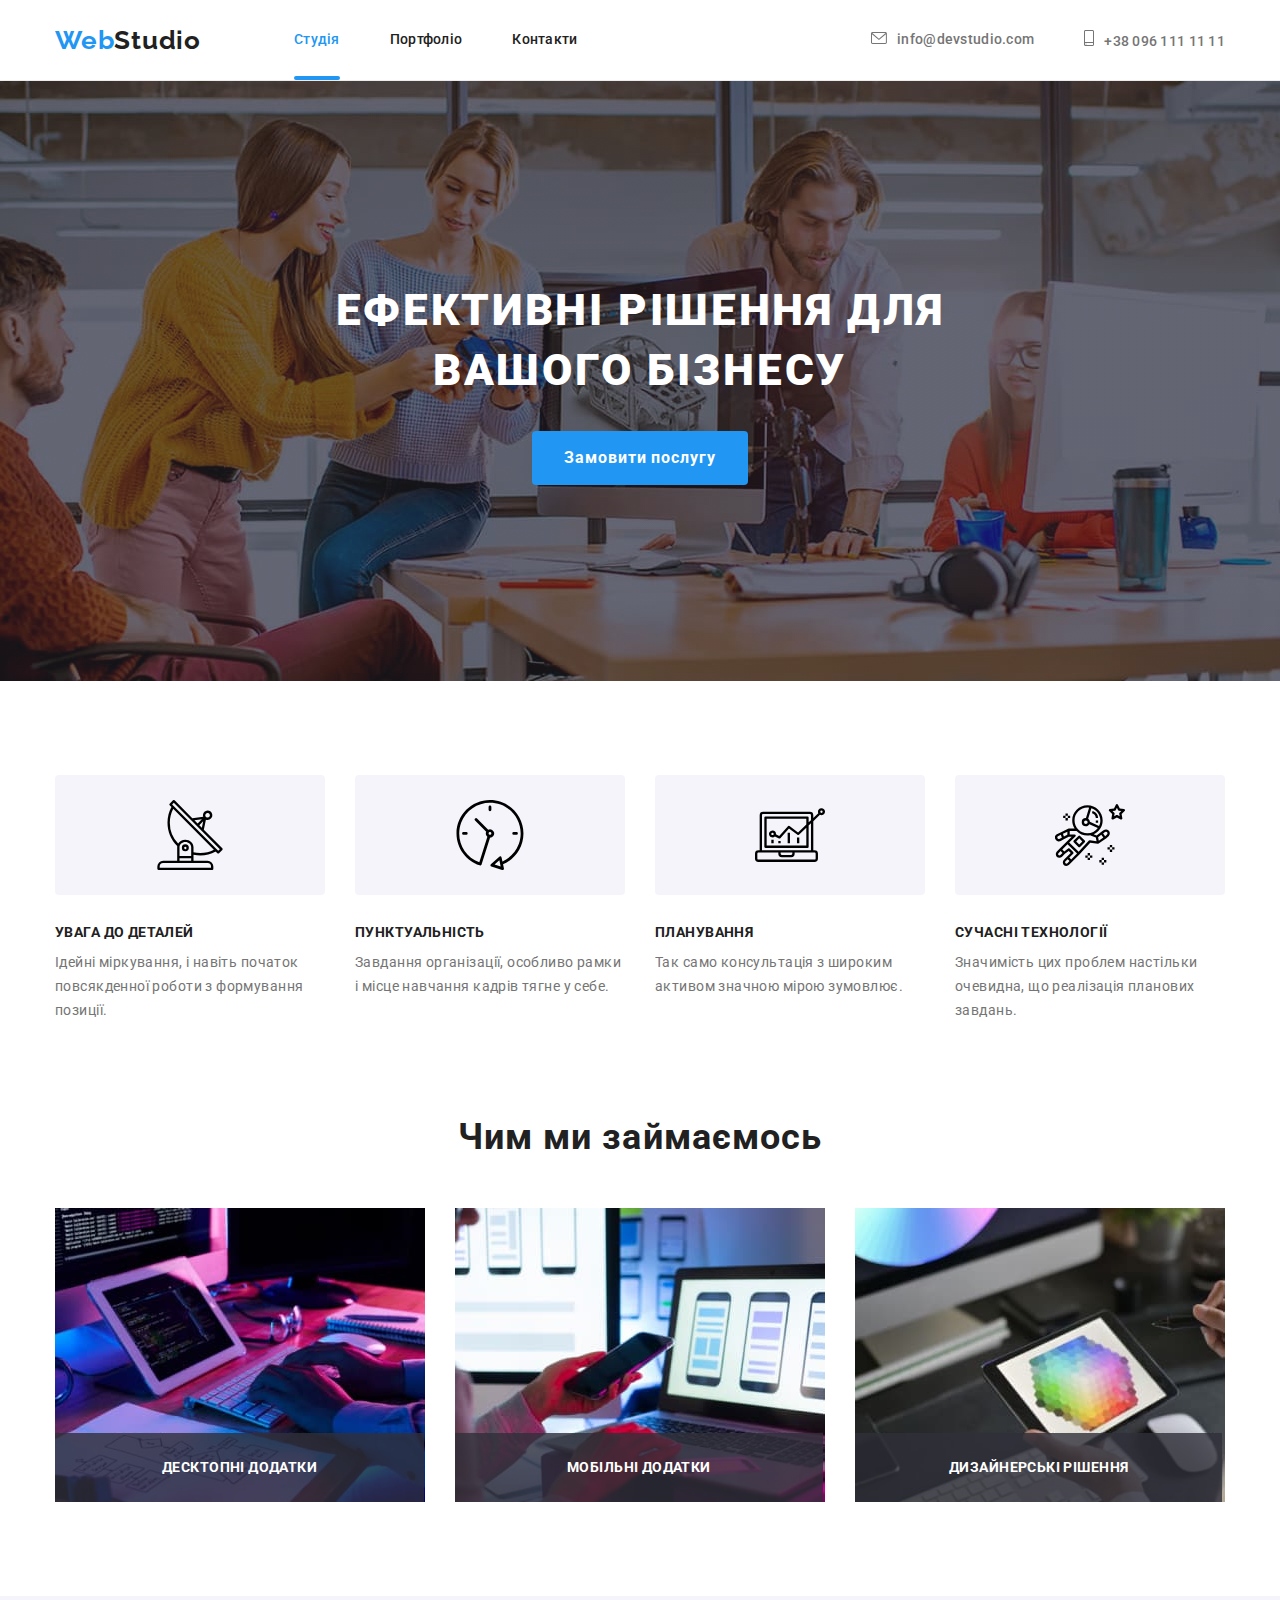
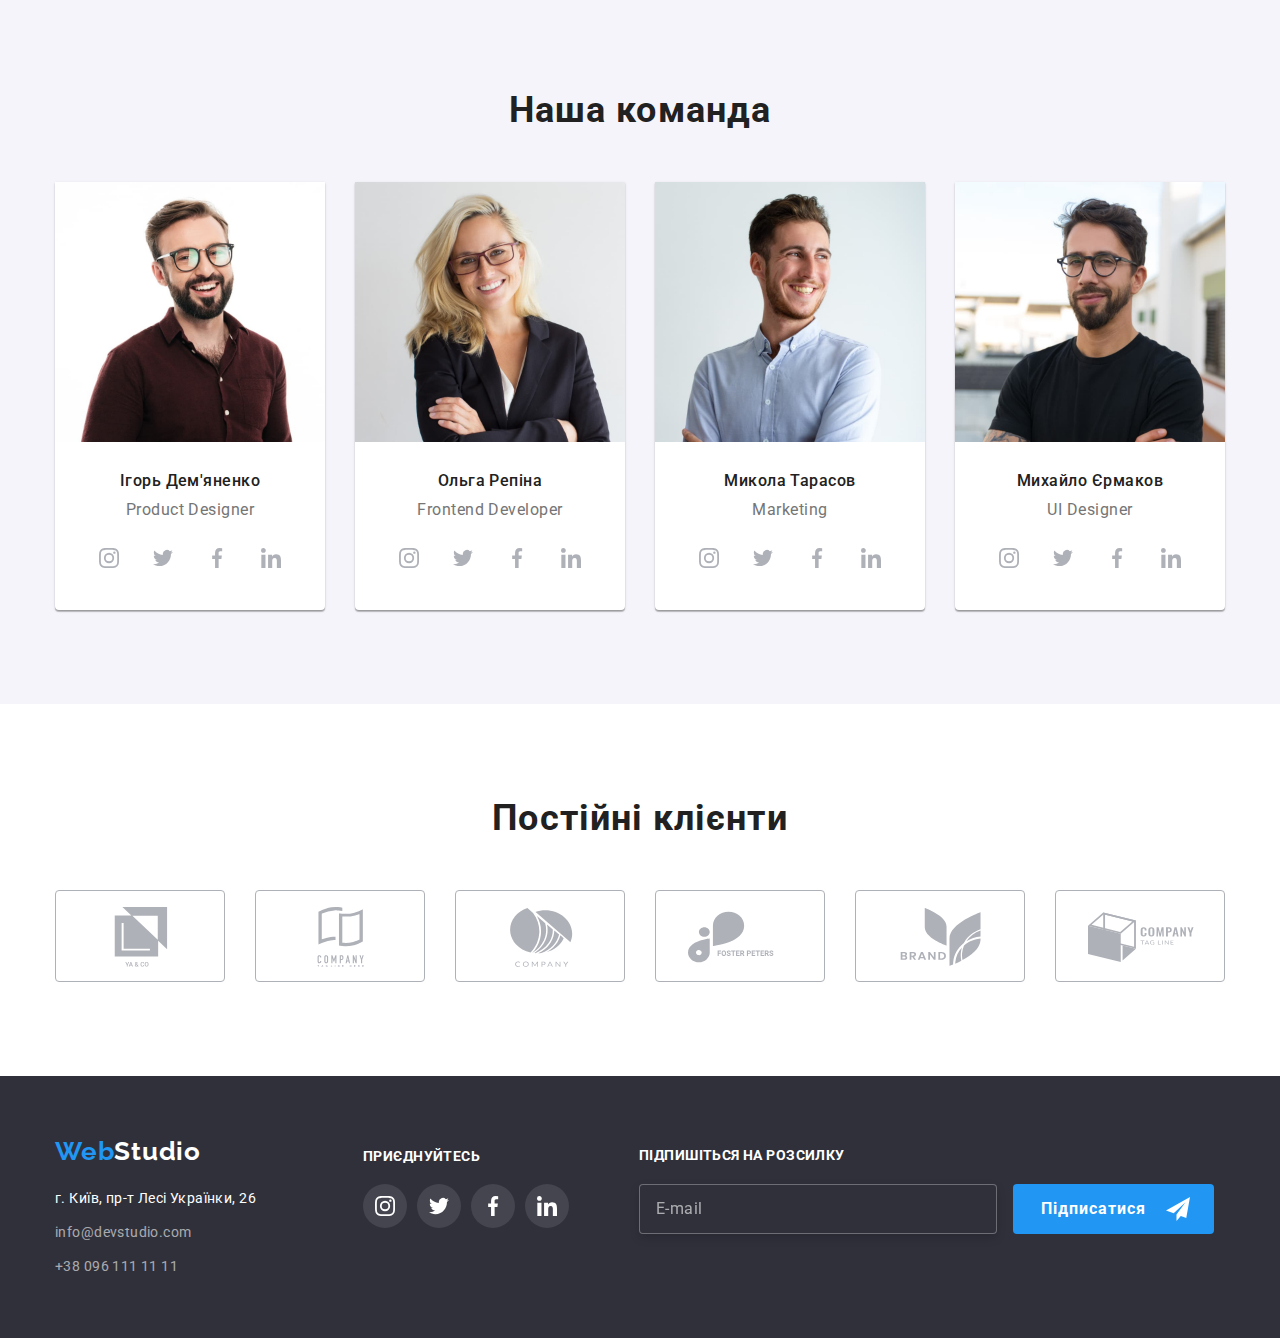
<file: index.html>
<!DOCTYPE html>
<html lang="uk">
  <head>
    <meta charset="UTF-8" />
    <meta http-equiv="X-UA-Compatible" content="IE=edge" />
    <meta name="viewport" content="width=device-width, initial-scale=1.0" />
    <title>Document</title>
    <link rel="preconnect" href="https://fonts.googleapis.com" />
    <link rel="preconnect" href="https://fonts.gstatic.com" crossorigin />
    <link
      href="https://fonts.googleapis.com/css2?family=Raleway:wght@700&family=Roboto:wght@400;500;700;900&display=swap"
      rel="stylesheet"
    />
    <link
      rel="stylesheet"
      href="https://cdn.jsdelivr.net/npm/modern-normalize@1.1.0/modern-normalize.min.css"
    />
    <link rel="stylesheet" href="./css/styles.css" />
  </head>
    <!--Шапка сайта-->
    <header class="page-header">
      <div class="container page-header-container">
        <nav class="page-nav">
          <a href="./" class="logo" lang="en"
            >Web<span class="accent-logo">Studio</span></a
          >
          <ul class="site-nav list">
            <li class="menu-item">
              <a class="menu-link link current" href="./">Студія</a>
            </li>
            <li class="menu-item">
              <a class="menu-link link" href="./portfolio.html">Портфоліо</a>
            </li>
            <li class="menu-item">
              <a class="menu-link link" href="./">Контакти</a>
            </li>
          </ul>
        </nav>
        <ul class="list contact-details">
          <li class="mail-link">
            <a class="link mail-header" href="mailto:info@devstudio.com"
              ><svg class="icon-mail" width="16" height="12">
                <use href="./images/symbol-defs.svg#icon-mail"></use></svg
              >info@devstudio.com</a
            >
          </li>
          <li>
            <a class="link phone-header" href="tel:+380961111111"
              ><svg class="icon-phone" width="10" height="16">
                <use href="./images/symbol-defs.svg#icon-smartphone"></use></svg
              >+38 096 111 11 11</a
            >
          </li>
        </ul>
      </div>
    </header>
    <main>
      <!--Головний баннер-->
      <section class="hero section">
        <div class="container">
          <h1 class="hero-title">ЕФЕКТИВНІ РІШЕННЯ ДЛЯ ВАШОГО БІЗНЕСУ</h1>
          <button type="button" class="button primary" data-modal-open>
            Замовити послугу
          </button>
        </div>
      </section>
      <!--Наші переваги-->
      <section class="advantage-section">
        <div class="container">
          <h2 class="visually-hidden">Наші переваги</h2>
          <ul class="list list-advantage">
            <li>
              <div class="advantage-description">
                <svg class="icon-advantage" width="70" height="70">
                  <use href="./images/symbol-defs.svg#icon-antenna"></use>
                </svg>
              </div>
              <h3 class="advantage-title">УВАГА ДО ДЕТАЛЕЙ</h3>
              <p class="plain-text">
                Ідейні міркування, і навіть початок повсякденної роботи з
                формування позиції.
              </p>
            </li>
            <li>
              <div class="advantage-description">
                <svg class="icon-advantage" width="70" height="70">
                  <use href="./images/symbol-defs.svg#icon-clock"></use>
                </svg>
              </div>
              <h3 class="advantage-title">ПУНКТУАЛЬНІСТЬ</h3>
              <p class="plain-text">
                Завдання організації, особливо рамки і місце навчання кадрів
                тягне у себе.
              </p>
            </li>
            <li>
              <div class="advantage-description">
                <svg class="icon-advantage" width="70" height="70">
                  <use href="./images/symbol-defs.svg#icon-diagram"></use>
                </svg>
              </div>
              <h3 class="advantage-title">ПЛАНУВАННЯ</h3>
              <p class="plain-text">
                Так само консультація з широким активом значною мірою зумовлює.
              </p>
            </li>
            <li>
              <div class="advantage-description">
                <svg class="icon-advantage" width="70" height="70">
                  <use href="./images/symbol-defs.svg#icon-astronaut"></use>
                </svg>
              </div>
              <h3 class="advantage-title">СУЧАСНІ ТЕХНОЛОГІЇ</h3>
              <p class="plain-text">
                Значимість цих проблем настільки очевидна, що реалізація
                планових завдань.
              </p>
            </li>
          </ul>
        </div>
      </section>
      <!--Наша робота-->
      <section class="section section-work-examples">
        <div class="container container-work-examples">
          <h2 class="work-examples">Чим ми займаємось</h2>
          <ul class="list list-work-examples">
            <li class="card-examples">
              <img
                src="./images/img.jpg"
                alt="box 1"
                width="370"
                height="294"
              />
              <p class="overlay overlay-desktop">ДЕСКТОПНІ ДОДАТКИ</p>
            </li>
            <li class="card-examples">
              <img
                src="./images/img1.jpg"
                alt="box 2"
                width="370"
                height="294"
              />
              <p class="overlay overlay-mobil">МОБІЛЬНІ ДОДАТКИ</p>
            </li>
            <li class="card-examples">
              <img
                src="./images/img2.jpg"
                alt="box 3"
                width="370"
                height="294"
              />
              <p class="overlay overlay-design">ДИЗАЙНЕРСЬКІ РІШЕННЯ</p>
            </li>
          </ul>
        </div>
      </section>
      <!--Наша команда-->
      <section class="section section-team">
        <div class="container">
          <h2 class="team">Наша команда</h2>
          <ul class="list list-team">
            <li class="card-team">
              <img
                src="./images/img3.jpg"
                alt="Игорь_Демьяненко"
                width="270"
                height="260"
              />
              <div class="team-profession-title">
                <h3 class="team-title">Ігорь Дем'яненко</h3>
                <p class="profession">Product Designer</p>
                <ul class="list-social-networks list">
                  <li class="social-networks-ltem">
                    <a class="link-social-network link" href="#">
                      <svg class="icon-social" width="20" height="20">
                        <use
                          href="./images/symbol-defs.svg#icon-instagram"
                        ></use>
                      </svg>
                    </a>
                  </li>
                  <li class="social-networks-ltem">
                    <a class="link-social-network link" href="#">
                      <svg class="icon-social" width="20" height="20">
                        <use href="./images/symbol-defs.svg#icon-twitter"></use>
                      </svg>
                    </a>
                  </li>
                  <li class="social-networks-ltem">
                    <a class="link-social-network link" href="#">
                      <svg class="icon-social" width="20" height="20">
                        <use
                          href="./images/symbol-defs.svg#icon-facebook"
                        ></use>
                      </svg>
                    </a>
                  </li>
                  <li class="social-networks-ltem">
                    <a class="link-social-network link" href="#">
                      <svg class="icon-social" width="20" height="20">
                        <use
                          href="./images/symbol-defs.svg#icon-linkedin"
                        ></use>
                      </svg>
                    </a>
                  </li>
                </ul>
              </div>
            </li>
            <li class="card-team">
              <img
                src="./images/img4.jpg"
                alt="Ольга_Репина"
                width="270"
                height="260"
              />
              <div class="team-profession-title">
                <h3 class="team-title">Ольга Репіна</h3>
                <p class="profession">Frontend Developer</p>
                <ul class="list-social-networks list">
                  <li class="social-networks-ltem">
                    <a class="link-social-network link" href="#">
                      <svg class="icon-social" width="20" height="20">
                        <use
                          href="./images/symbol-defs.svg#icon-instagram"
                        ></use>
                      </svg>
                    </a>
                  </li>
                  <li class="social-networks-ltem">
                    <a class="link-social-network link" href="#">
                      <svg class="icon-social" width="20" height="20">
                        <use href="./images/symbol-defs.svg#icon-twitter"></use>
                      </svg>
                    </a>
                  </li>
                  <li class="social-networks-ltem">
                    <a class="link-social-network link" href="#">
                      <svg class="icon-social" width="20" height="20">
                        <use
                          href="./images/symbol-defs.svg#icon-facebook"
                        ></use>
                      </svg>
                    </a>
                  </li>
                  <li class="social-networks-ltem">
                    <a class="link-social-network link" href="#">
                      <svg class="icon-social" width="20" height="20">
                        <use
                          href="./images/symbol-defs.svg#icon-linkedin"
                        ></use>
                      </svg>
                    </a>
                  </li>
                </ul>
              </div>
            </li>
            <li class="card-team">
              <img
                src="./images/img5.jpg"
                alt="Николай_Тарасов"
                width="270"
                height="260"
              />
              <div class="team-profession-title">
                <h3 class="team-title">Микола Тарасов</h3>
                <p class="profession">Marketing</p>
                <ul class="list-social-networks list">
                  <li class="social-networks-ltem">
                    <a class="link-social-network link" href="#">
                      <svg class="icon-social" width="20" height="20">
                        <use
                          href="./images/symbol-defs.svg#icon-instagram"
                        ></use>
                      </svg>
                    </a>
                  </li>
                  <li class="social-networks-ltem">
                    <a class="link-social-network link" href="#">
                      <svg class="icon-social" width="20" height="20">
                        <use href="./images/symbol-defs.svg#icon-twitter"></use>
                      </svg>
                    </a>
                  </li>
                  <li class="social-networks-ltem">
                    <a class="link-social-network link" href="#">
                      <svg class="icon-social" width="20" height="20">
                        <use
                          href="./images/symbol-defs.svg#icon-facebook"
                        ></use>
                      </svg>
                    </a>
                  </li>
                  <li class="social-networks-ltem">
                    <a class="link-social-network link" href="#">
                      <svg class="icon-social" width="20" height="20">
                        <use
                          href="./images/symbol-defs.svg#icon-linkedin"
                        ></use>
                      </svg>
                    </a>
                  </li>
                </ul>
              </div>
            </li>
            <li class="card-team">
              <img
                src="./images/img6.jpg"
                alt="Михаил_Ермаков"
                width="270"
                height="260"
              />
              <div class="team-profession-title">
                <h3 class="team-title">Михайло Єрмаков</h3>
                <p class="profession">UI Designer</p>
                <ul class="list-social-networks list">
                  <li class="social-networks-ltem">
                    <a class="link-social-network link" href="#">
                      <svg class="icon-social" width="20" height="20">
                        <use
                          href="./images/symbol-defs.svg#icon-instagram"
                        ></use>
                      </svg>
                    </a>
                  </li>
                  <li class="social-networks-ltem">
                    <a class="link-social-network link" href="#">
                      <svg class="icon-social" width="20" height="20">
                        <use href="./images/symbol-defs.svg#icon-twitter"></use>
                      </svg>
                    </a>
                  </li>
                  <li class="social-networks-ltem">
                    <a class="link-social-network link" href="#">
                      <svg class="icon-social" width="20" height="20">
                        <use
                          href="./images/symbol-defs.svg#icon-facebook"
                        ></use>
                      </svg>
                    </a>
                  </li>
                  <li class="social-networks-ltem">
                    <a class="link-social-network link" href="#">
                      <svg class="icon-social" width="20" height="20">
                        <use
                          href="./images/symbol-defs.svg#icon-linkedin"
                        ></use>
                      </svg>
                    </a>
                  </li>
                </ul>
              </div>
            </li>
          </ul>
        </div>
      </section>
      <!--Постійні клієнти-->
      <section class="section section-clients">
        <div class="container">
          <h2 class="regular-clients">Постійні клієнти</h2>
          <ul class="regular-customers-list list">
            <li class="regular-client-list">
              <a class="link link-client" href="#">
                <svg class="icon-customer" width="106" height="60">
                  <use href="./images/symbol-defs.svg#icon-group1"></use>
                </svg>
              </a>
            </li>
            <li class="regular-client-list">
              <a class="link link-client" href="#">
                <svg class="icon-customer" width="106" height="60">
                  <use href="./images/symbol-defs.svg#icon-group2"></use>
                </svg>
              </a>
            </li>
            <li class="regular-client-list">
              <a class="link link-client" href="#">
                <svg class="icon-customer" width="106" height="60">
                  <use href="./images/symbol-defs.svg#icon-group3"></use>
                </svg>
              </a>
            </li>
            <li class="regular-client-list">
              <a class="link link-client" href="#">
                <svg class="icon-customer" width="106" height="60">
                  <use href="./images/symbol-defs.svg#icon-group4"></use>
                </svg>
              </a>
            </li>
            <li class="regular-client-list">
              <a class="link link-client" href="#">
                <svg class="icon-customer" width="106" height="60">
                  <use href="./images/symbol-defs.svg#icon-group5"></use>
                </svg>
              </a>
            </li>
            <li class="regular-client-list">
              <a class="link link-client" href="#">
                <svg class="icon-customer" width="106" height="60">
                  <use href="./images/symbol-defs.svg#icon-group6"></use>
                </svg>
              </a>
            </li>
          </ul>
        </div>
      </section>
    </main>
    <!--Підвал сторінки-->
    <footer class="footer">
      <div class="container footer-container">
        <div class="container-logo-footer">
          <a class="logo logo-footer" href="./" lang="en"
            >Web<span class="footer-logo">Studio</span></a
          >
          <address>
            <ul class="list footer-list">
              <li class="address-footer">г. Київ, пр-т Лесі Українки, 26</li>
              <li class="footer-mail">
                <a class="link contact-footer" href="mailto:info@devstudio.com"
                  >info@devstudio.com</a
                >
              </li>
              <li class="footer-tel">
                <a class="link contact-footer" href="tel:+380961111111"
                  >+38 096 111 11 11</a
                >
              </li>
            </ul>
          </address>
        </div>
        <div class="footer-social-ltem">
          <p class="text-footer">ПРИЄДНУЙТЕСЬ</p>
          <ul class="footer-social-networks list">
            <li class="footer-social-networks-ltem">
              <a class="link-social-footer" href="#">
                <svg class="icon-social-footer" width="20" height="20">
                  <use
                    href="./images/symbol-defs.svg#icon-instagram-footer"
                  ></use>
                </svg>
              </a>
            </li>
            <li class="footer-social-networks-ltem">
              <a class="link-social-footer" href="#">
                <svg class="icon-social-footer" width="20" height="20">
                  <use
                    href="./images/symbol-defs.svg#icon-twitter-footer"
                  ></use>
                </svg>
              </a>
            </li>
            <li class="footer-social-networks-ltem">
              <a class="link-social-footer" href="#">
                <svg class="icon-social-footer" width="20" height="20">
                  <use
                    href="./images/symbol-defs.svg#icon-facebook-footer"
                  ></use>
                </svg>
              </a>
            </li>
            <li class="footer-social-networks-ltem">
              <a class="link-social-footer" href="#">
                <svg class="icon-social-footer" width="20" height="20">
                  <use
                    href="./images/symbol-defs.svg#icon-linkedin-footer"
                  ></use>
                </svg>
              </a>
            </li>
          </ul>
        </div>
        <div class="footer-subscribe">
          <p class="text-subscribe">ПІДПИШІТЬСЯ НА РОЗСИЛКУ</p>
          <form class="subscribe">
            <div class="footer-subscribe-form">
                <input type="email" name="user_subscribe" 
                class="form-subscribe-footer" placeholder="E-mail" required>
                <button type="submit" 
                class="modal-form-submit-subscribe">
                Підписатися
                </button>
                <svg class="footer-subscribe-telegram" width="24" height="24">
              <use href="./images/symbol-defs2.svg#icon-telegram-btn"></use>
            </svg>
            </div>
          </form>
        </div>
      </div>
    </footer>
    <!-- Модальне вікно-->
    <div class="dark-background is-hidden" data-modal>
      <div class="modal-window is-hidden">
        <button type="button" class="modal-close-button" data-modal-close>
          <svg class="modal-close-button-icon" width="18" height="18">
            <use href="./images/symbol-defs2.svg#icon-close-black"></use>
          </svg>
        </button>
        <form class="modal-form">
          <p class="form-text">Залиште свої дані, ми вам передзвонимо</p>
          <label class="modal-form-field">
            <span class="modal-form-input-desc">Ім'я</span>
            <span class="modal-form-input-wrapper">
              <input type="text" name="user_name" 
              class="modal-form-input" required 
              pattern="[a-zA-Zа-яА-ЯіІїЇ]+"
              minlength="2">
              <svg class="modal-form-input-icon" width="18" height="18">
              <use href="./images/symbol-defs2.svg#icon-person-black"></use>
              </svg>
            </span>
          </label>
          <label class="modal-form-field">
            <span class="modal-form-input-desc">Телефон</span>
            <span class="modal-form-input-wrapper">
              <input type="tel" name="user_phone" 
              class="modal-form-input" required 
              pattern="[0-9]{3}-[0-9]{3}-[0-9]{2}-[0-9]{2}"
              title="xxx-xxx-xx-xx">
              <svg class="modal-form-input-icon" width="18" height="18">
              <use href="./images/symbol-defs2.svg#icon-phone-black"></use>
              </svg>
            </span>
          </label>
          <label class="modal-form-field">
            <span class="modal-form-input-desc">Пошта</span>
            <span class="modal-form-input-wrapper">
              <input type="email" name="user_mail" 
              class="modal-form-input" required>
              <svg class="modal-form-input-icon" width="18" height="18">
              <use href="./images/symbol-defs2.svg#icon-email-black"></use>
              </svg>
            </span>
          </label>
          <label class="modal-form-field">
            <span class="modal-form-input-desc">Коментар</span>
            <textarea name="user_message" 
            class="modal-form-message" 
            placeholder="Введіть текст"
            ></textarea>
          </label>
          <span class="modal-form-check-wrapper">
            <label for="user-policy" class="modal-form-check-desc">
            <input id="user-policy" type="checkbox" name="user_policy" 
            class="modal-form-check visually-hidden">
            <svg class="modal-form-input-icon input-icon-check" width="16" height="15">
            <use href="./images/symbol-defs2.svg#icon-vector-box"></use>
            </svg>Погоджуюся з розсилкою та приймаю&nbsp;<a href="#" class="modal-form-link"
            >Умови договору</a></label>
          </span>
          <button type="submit" class="modal-form-submit"
          >Відправити</button>
        </form>
      </div>
    </div>
      <script src="./js/modal.js"></script>
  </body>
</html>
</file>
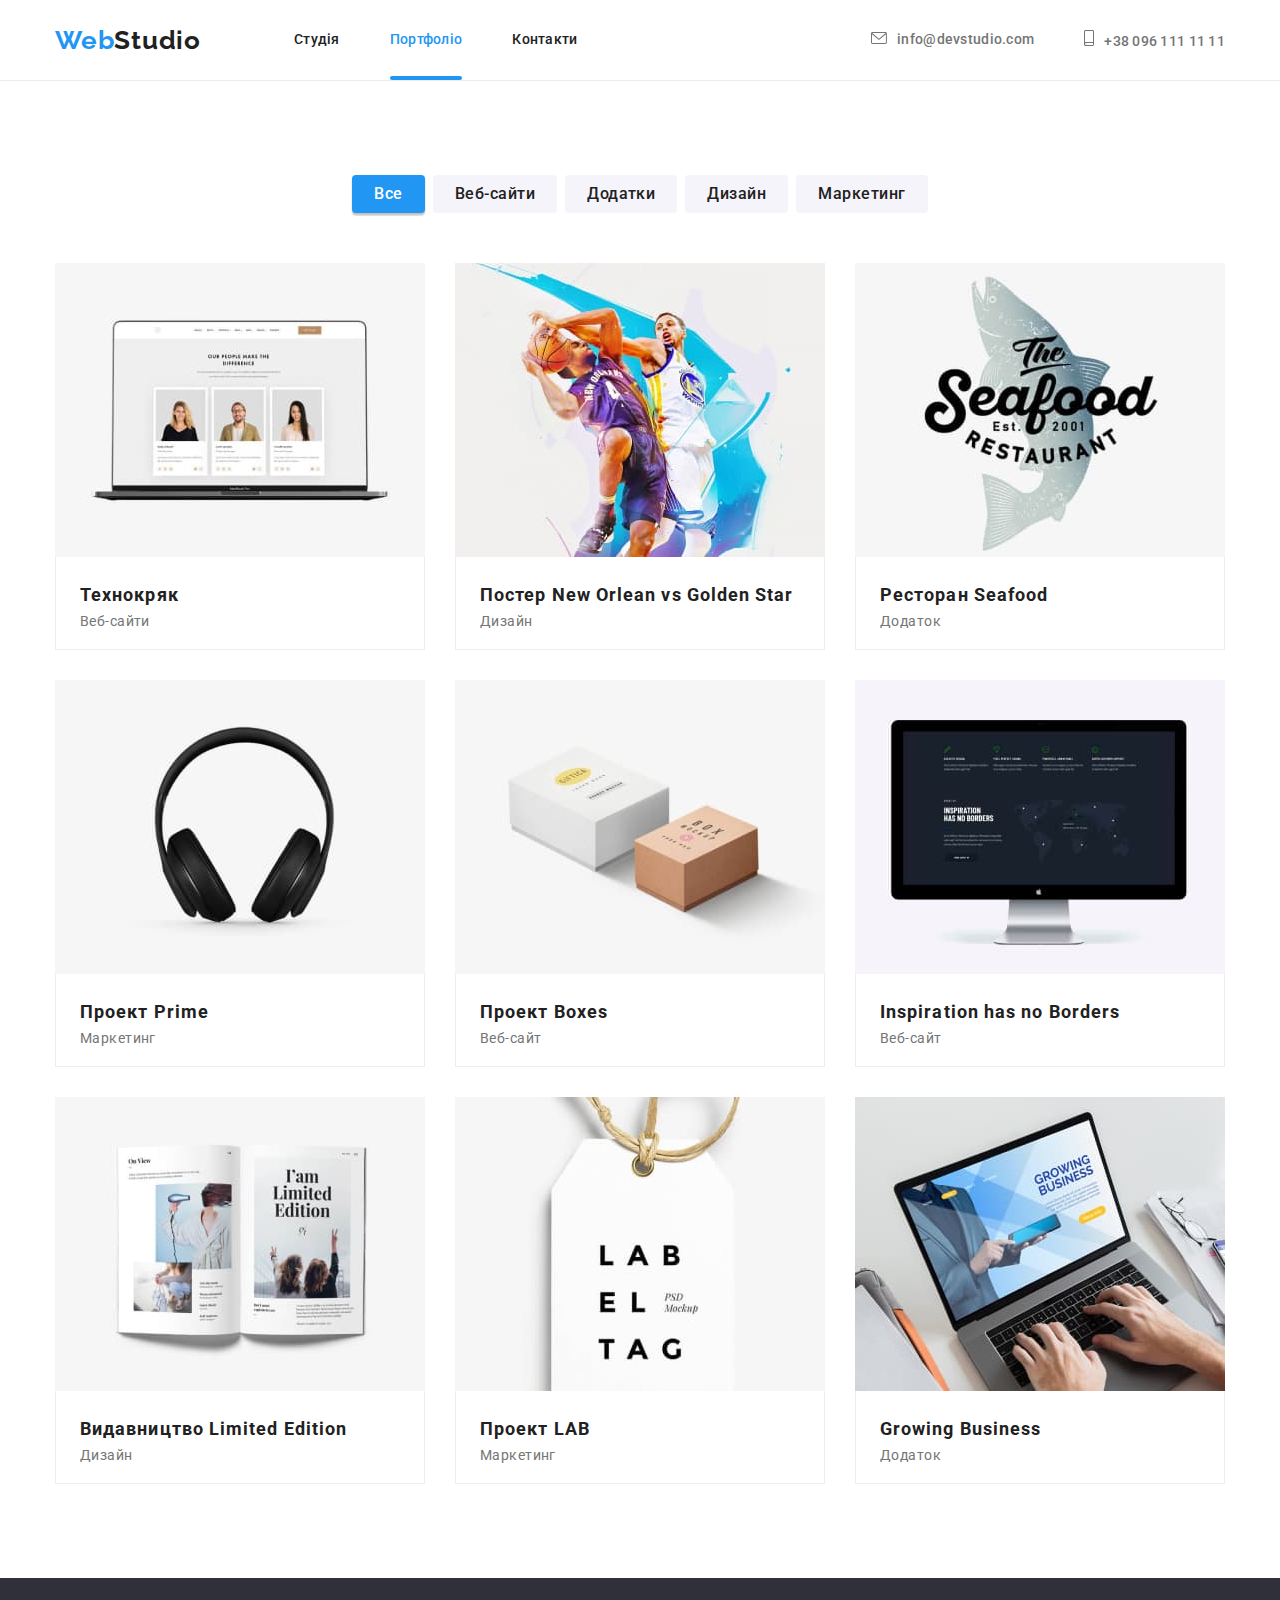
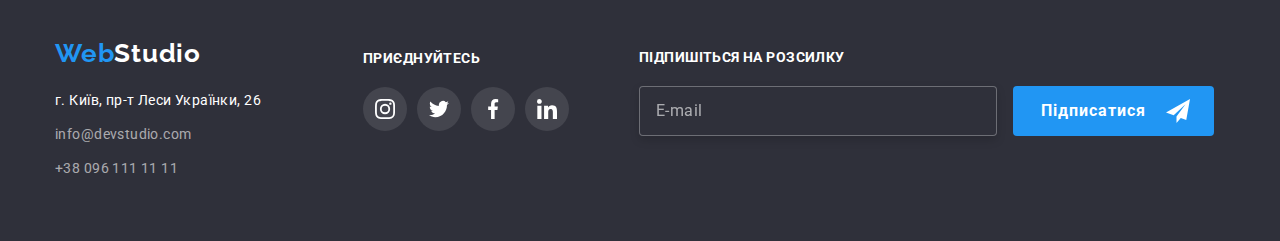
<file: portfolio.html>
<!DOCTYPE html>
<html lang="ru">
  <head>
    <meta charset="UTF-8" />
    <meta http-equiv="X-UA-Compatible" content="IE=edge" />
    <meta name="viewport" content="width=device-width, initial-scale=1.0" />
    <title>Document</title>
    <link rel="preconnect" href="https://fonts.googleapis.com" />
    <link rel="preconnect" href="https://fonts.gstatic.com" crossorigin />
    <link
      href="https://fonts.googleapis.com/css2?family=Raleway:wght@700&family=Roboto:wght@400;500;700;900&display=swap"
      rel="stylesheet"
    />
    <link
      rel="stylesheet"
      href="https://cdn.jsdelivr.net/npm/modern-normalize@1.1.0/modern-normalize.min.css"
    />
    <link rel="stylesheet" href="./css/styles.css" />
  </head>
  <body>
    <!--Шапка сайта-->
    <header class="page-header">
      <div class="container page-header-container">
        <nav class="page-nav">
          <a href="./" class="logo" lang="en"
            >Web<span class="accent-logo">Studio</span></a
          >
          <ul class="site-nav list">
            <li class="menu-item">
              <a class="menu-link link" href="./">Студія</a>
            </li>
            <li class="menu-item">
              <a class="menu-link link current" href="./portfolio.html"
                >Портфоліо</a
              >
            </li>
            <li class="menu-item">
              <a class="menu-link link" href="./">Контакти</a>
            </li>
          </ul>
        </nav>
        <ul class="list contact-details">
          <li class="mail-link">
            <a class="link mail-header" href="mailto:info@devstudio.com"
              ><svg class="icon-mail" width="16" height="12">
                <use href="./images/symbol-defs.svg#icon-mail"></use></svg
              >info@devstudio.com</a
            >
          </li>
          <li>
            <a class="link phone-header" href="tel:+380961111111"
              ><svg class="icon-phone" width="10" height="16">
                <use href="./images/symbol-defs.svg#icon-smartphone"></use></svg
              >+38 096 111 11 11</a
            >
          </li>
        </ul>
      </div>
    </header>
    <main>
      <!-- Фільтр -->
      <section class="section projects">
        <div class="container projects-container">
          <h1 class="visually-hidden">Приклади наших проектів</h1>
          <ul class="filter list list-projects">
            <li class="projects-menu">
              <button type="button" class="button-filter current">Все</button>
            </li>
            <li class="projects-menu">
              <button type="button" class="button-filter">Веб-сайти</button>
            </li>
            <li class="projects-menu">
              <button type="button" class="button-filter">Додатки</button>
            </li>
            <li class="projects-menu">
              <button type="button" class="button-filter">Дизайн</button>
            </li>
            <li class="projects-menu">
              <button type="button" class="button-filter">Маркетинг</button>
            </li>
          </ul>
        </div>
        <!-- Приклад проектів -->
        <div class="container container-sample-projects">
          <ul class="sample-projects list">
            <li class="projects-cart">
              <a href="#" class="link-sample-projects link">
                <div class="project-popup">
                  <img
                    src="./images/img7.jpg"
                    alt="Технокряк"
                    width="370"
                    height="294"
                  />
                  <p class="sample-work-popup">
                    Ресурс пропонує комплексні пропозиції з різним рівнем
                    функціоналу та сервісів. Все це дозволить відвідувачу
                    отримати вичерпні відомості про компанію чи приватну особу.
                  </p>
                </div>
                <div class="projects-title-sites">
                  <h2 class="title-projects">Технокряк</h2>
                  <p class="all-sites">Веб-сайти</p>
                </div>
              </a>
            </li>
            <li class="projects-cart">
              <a href="#" class="link-sample-projects link">
                <div class="project-popup">
                  <img
                    src="./images/img8.jpg"
                    alt="Постер New Orlean vs Golden Star"
                    width="370"
                    height="294"
                  />
                  <p class="sample-work-popup">
                    Ресурс пропонує комплексні пропозиції з різним рівнем
                    функціоналу та сервісів. Все це дозволить відвідувачу
                    отримати вичерпні відомості про компанію чи приватну особу.
                  </p>
                </div>
                <div class="projects-title-sites">
                  <h2 class="title-projects">
                    Постер New Orlean vs Golden Star
                  </h2>
                  <p class="all-sites">Дизайн</p>
                </div>
              </a>
            </li>
            <li class="projects-cart">
              <a href="#" class="link-sample-projects link">
                <div class="project-popup">
                  <img
                    src="./images/img9.jpg"
                    alt="Ресторан Seafood"
                    width="370"
                    height="294"
                  />
                  <p class="sample-work-popup">
                    Ресурс пропонує комплексні пропозиції з різним рівнем
                    функціоналу та сервісів. Все це дозволить відвідувачу
                    отримати вичерпні відомості про компанію чи приватну особу.
                  </p>
                </div>
                <div class="projects-title-sites">
                  <h2 class="title-projects">Ресторан Seafood</h2>
                  <p class="all-sites">Додаток</p>
                </div>
              </a>
            </li>
            <li class="projects-cart">
              <a href="#" class="link-sample-projects link">
                <div class="project-popup">
                  <img
                    src="./images/img10.jpg"
                    alt="Проект Prime"
                    width="370"
                    height="294"
                  />
                  <p class="sample-work-popup">
                    Ресурс пропонує комплексні пропозиції з різним рівнем
                    функціоналу та сервісів. Все це дозволить відвідувачу
                    отримати вичерпні відомості про компанію чи приватну особу.
                  </p>
                </div>
                <div class="projects-title-sites">
                  <h2 class="title-projects">Проект Prime</h2>
                  <p class="all-sites">Маркетинг</p>
                </div>
              </a>
            </li>
            <li class="projects-cart">
              <a href="#" class="link-sample-projects link">
                <div class="project-popup">
                  <img
                    src="./images/img11.jpg"
                    alt="Проект Boxes"
                    width="370"
                    height="294"
                  />
                  <p class="sample-work-popup">
                    Ресурс пропонує комплексні пропозиції з різним рівнем
                    функціоналу та сервісів. Все це дозволить відвідувачу
                    отримати вичерпні відомості про компанію чи приватну особу.
                  </p>
                </div>
                <div class="projects-title-sites">
                  <h2 class="title-projects">Проект Boxes</h2>
                  <p class="all-sites">Веб-сайт</p>
                </div>
              </a>
            </li>
            <li class="projects-cart">
              <a href="#" class="link-sample-projects link">
                <div class="project-popup">
                  <img
                    src="./images/img12.jpg"
                    alt="Inspiration has no Borders"
                    width="370"
                    height="294"
                  />
                  <p class="sample-work-popup">
                    Ресурс пропонує комплексні пропозиції з різним рівнем
                    функціоналу та сервісів. Все це дозволить відвідувачу
                    отримати вичерпні відомості про компанію чи приватну особу.
                  </p>
                </div>
                <div class="projects-title-sites">
                  <h2 class="title-projects">Inspiration has no Borders</h2>
                  <p class="all-sites">Веб-сайт</p>
                </div>
              </a>
            </li>
            <li class="projects-cart">
              <a href="#" class="link-sample-projects link">
                <div class="project-popup">
                  <img
                    src="./images/img13.jpg"
                    alt="Издание Limited Edition"
                    width="370"
                    height="294"
                  />
                  <p class="sample-work-popup">
                    Ресурс пропонує комплексні пропозиції з різним рівнем
                    функціоналу та сервісів. Все це дозволить відвідувачу
                    отримати вичерпні відомості про компанію чи приватну особу.
                  </p>
                </div>
                <div class="projects-title-sites">
                  <h2 class="title-projects">Видавництво Limited Edition</h2>
                  <p class="all-sites">Дизайн</p>
                </div>
              </a>
            </li>
            <li class="projects-cart">
              <a href="#" class="link-sample-projects link">
                <div class="project-popup">
                  <img
                    src="./images/img14.jpg"
                    alt="Проект LAB"
                    width="370"
                    height="294"
                  />
                  <p class="sample-work-popup">
                    Ресурс пропонує комплексні пропозиції з різним рівнем
                    функціоналу та сервісів. Все це дозволить відвідувачу
                    отримати вичерпні відомості про компанію чи приватну особу.
                  </p>
                </div>
                <div class="projects-title-sites">
                  <h2 class="title-projects">Проект LAB</h2>
                  <p class="all-sites">Маркетинг</p>
                </div>
              </a>
            </li>
            <li class="projects-cart">
              <a href="#" class="link-sample-projects link">
                <div class="project-popup">
                  <img
                    src="./images/img15.jpg"
                    alt="Growing Business"
                    width="370"
                    height="294"
                  />
                  <p class="sample-work-popup">
                    Ресурс пропонує комплексні пропозиції з різним рівнем
                    функціоналу та сервісів. Все це дозволить відвідувачу
                    отримати вичерпні відомості про компанію чи приватну особу.
                  </p>
                </div>
                <div class="projects-title-sites">
                  <h2 class="title-projects">Growing Business</h2>
                  <p class="all-sites">Додаток</p>
                </div>
              </a>
            </li>
          </ul>
        </div>
      </section>
    </main>
    <!--Підвал сторінки-->
    <footer class="footer">
      <div class="container footer-container">
        <div class="container-logo-footer">
          <a class="logo logo-footer" href="./" lang="en"
            >Web<span class="footer-logo">Studio</span></a
          >
          <address>
            <ul class="list footer-list">
              <li class="address-footer">г. Київ, пр-т Леси Українки, 26</li>
              <li class="footer-mail">
                <a class="link contact-footer" href="mailto:info@devstudio.com"
                  >info@devstudio.com</a
                >
              </li>
              <li class="footer-tel">
                <a class="link contact-footer" href="tel:+380961111111"
                  >+38 096 111 11 11</a
                >
              </li>
            </ul>
          </address>
        </div>
        <div class="footer-social-ltem">
          <p class="text-footer">ПРИЄДНУЙТЕСЬ</p>
          <ul class="footer-social-networks list">
            <li class="footer-social-networks-ltem">
              <a class="link-social-footer" href="#">
                <svg class="icon-social-footer" width="20" height="20">
                  <use
                    href="./images/symbol-defs.svg#icon-instagram-footer"
                  ></use>
                </svg>
              </a>
            </li>
            <li class="footer-social-networks-ltem">
              <a class="link-social-footer" href="#">
                <svg class="icon-social-footer" width="20" height="20">
                  <use
                    href="./images/symbol-defs.svg#icon-twitter-footer"
                  ></use>
                </svg>
              </a>
            </li>
            <li class="footer-social-networks-ltem">
              <a class="link-social-footer" href="#">
                <svg class="icon-social-footer" width="20" height="20">
                  <use
                    href="./images/symbol-defs.svg#icon-facebook-footer"
                  ></use>
                </svg>
              </a>
            </li>
            <li class="footer-social-networks-ltem">
              <a class="link-social-footer" href="#">
                <svg class="icon-social-footer" width="20" height="20">
                  <use
                    href="./images/symbol-defs.svg#icon-linkedin-footer"
                  ></use>
                </svg>
              </a>
            </li>
          </ul>
        </div>
        <div class="footer-subscribe">
          <p class="text-subscribe">ПІДПИШІТЬСЯ НА РОЗСИЛКУ</p>
          <form class="subscribe">
            <div class="footer-subscribe-form">
              <input
                type="email"
                name="user_subscribe"
                class="form-subscribe-footer"
                placeholder="E-mail"
                required
              />
              <button type="submit" class="modal-form-submit-subscribe">
                Підписатися
              </button>
              <svg class="footer-subscribe-telegram" width="24" height="24">
                <use href="./images/symbol-defs2.svg#icon-telegram-btn"></use>
              </svg>
            </div>
          </form>
        </div>
      </div>
    </footer>
  </body>
</html>
</file>
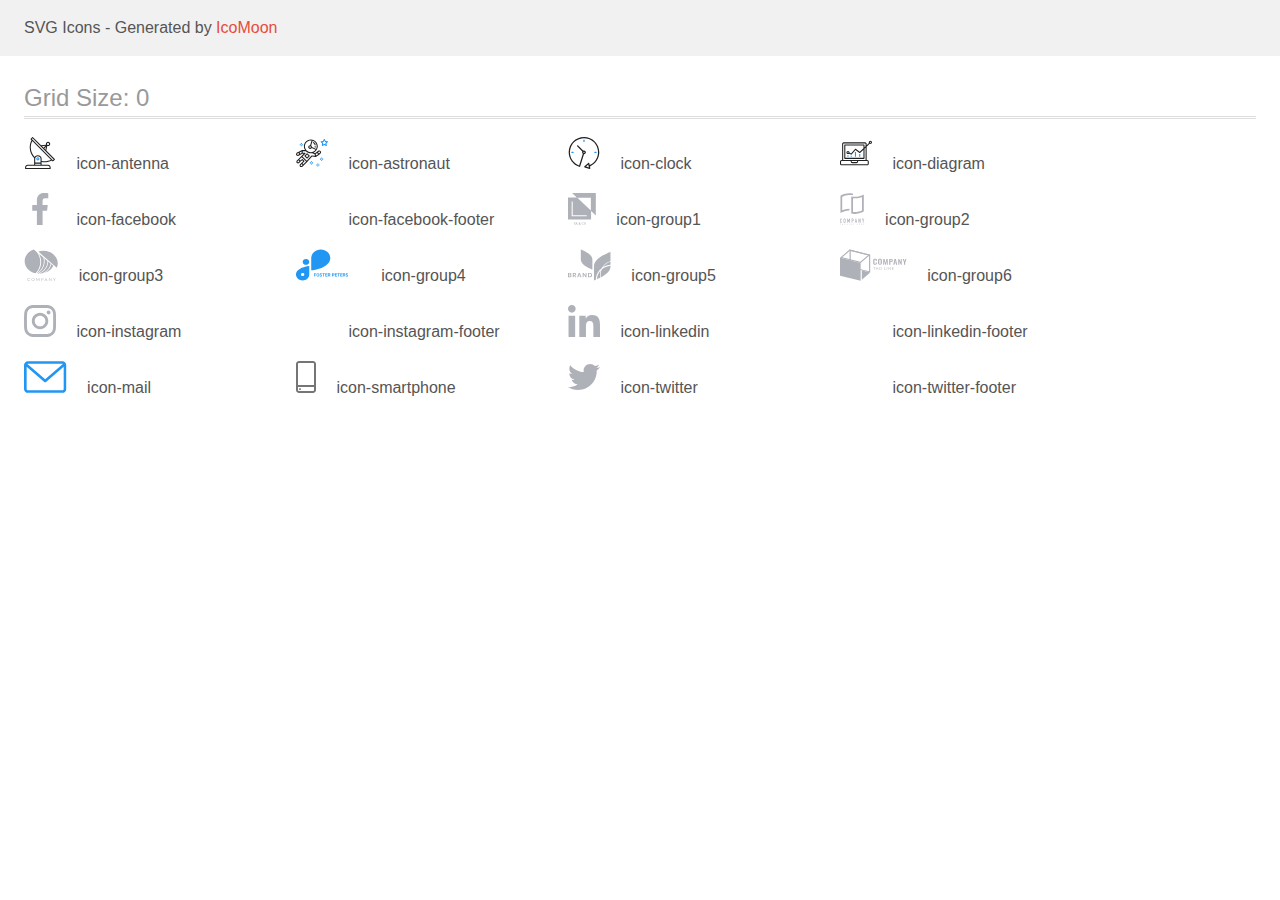
<file: images/svg/icomoon/demo.html>
<!doctype html>
<html>
<head>
    <title>IcoMoon - SVG Icons</title>
    <meta charset="utf-8">
    <meta name="viewport" content="width=device-width, initial-scale=1">
    <link rel="stylesheet" href="demo-files/demo.css">
    <link rel="stylesheet" href="style.css">
</head>
<body>
<svg aria-hidden="true" style="position: absolute; width: 0; height: 0; overflow: hidden;" version="1.1" xmlns="http://www.w3.org/2000/svg" xmlns:xlink="http://www.w3.org/1999/xlink">
<defs>
<symbol id="icon-antenna" viewBox="0 0 32 32">
<path fill="#212121" style="fill: var(--color1, #212121)" d="M30.773 22.098l-8.443-8.505 0.937-4.616c0.225 0.090 0.485 0.144 0.758 0.146h0.007c0.008 0 0.017 0 0.026 0 1.192 0 2.159-0.967 2.159-2.159s-0.967-2.159-2.159-2.159c-1.192 0-2.159 0.967-2.159 2.159 0 0.259 0.046 0.508 0.13 0.739l-0.005-0.015-4.96 0.606-8.091-8.133c-0.096-0.098-0.229-0.159-0.376-0.16h-0c-0.14 0.001-0.274 0.057-0.373 0.155l-1.512 1.504c-0.096 0.097-0.156 0.23-0.156 0.377s0.060 0.281 0.156 0.377v0l0.814 0.825c-1.143 2.062-1.816 4.522-1.816 7.139 0 4.106 1.656 7.824 4.336 10.525l-0.001-0.001c0.043 0.041 0.092 0.074 0.146 0.097-0.032 0.164-0.051 0.353-0.052 0.546v6.188h-6.4c-1.472 0.001-2.666 1.194-2.667 2.666v1.067c0 0.295 0.239 0.534 0.534 0.534h24.534c0.294 0 0.533-0.239 0.533-0.534v-1.067c-0.002-1.472-1.195-2.665-2.666-2.666h-6.4v-2.742c1.003 0.21 2.024 0.317 3.049 0.32 2.58-0.003 5.005-0.663 7.117-1.822l-0.077 0.039 0.818 0.823c0.099 0.101 0.235 0.159 0.376 0.16 0.14-0.001 0.274-0.057 0.373-0.155l1.512-1.504c0.096-0.097 0.156-0.23 0.156-0.377s-0.060-0.281-0.156-0.377v0zM23.28 6.233c0.193-0.192 0.459-0.31 0.752-0.31 0.589 0 1.067 0.478 1.067 1.066s-0.477 1.066-1.067 1.066c-0 0-0 0-0 0h-0.004c-0.587-0.003-1.061-0.479-1.061-1.066 0-0.295 0.12-0.563 0.314-0.756l0-0h-0.002zM22.024 9.737l-0.598 2.946-1.175-1.183 1.774-1.763zM21.419 8.835l-1.92 1.909-1.486-1.493 3.406-0.416zM24.004 28.8c0.884 0 1.6 0.716 1.6 1.6v0 0.534h-23.466v-0.534c0-0.884 0.716-1.6 1.6-1.6v0h20.267zM16.538 26.666v1.067h-5.334v-1.067h5.334zM11.204 25.6v-4.053c0-1.294 1.196-2.346 2.667-2.346s2.667 1.053 2.667 2.346v4.053h-5.334zM17.604 23.904v-2.357c0-1.882-1.675-3.413-3.733-3.413-0.017-0-0.038-0-0.058-0-1.353 0-2.54 0.707-3.213 1.771l-0.009 0.016c-2.36-2.482-3.812-5.846-3.812-9.55 0-2.314 0.567-4.496 1.569-6.414l-0.036 0.077 18.602 18.709c-1.823 0.947-3.979 1.502-6.266 1.502-1.079 0-2.128-0.124-3.136-0.357l0.093 0.018zM28.893 23.22l-21.057-21.181 0.754-0.752 7.935 7.98c0.004 0 0.006 0.007 0.010 0.010l13.114 13.191-0.757 0.752z"></path>
<path fill="#2196f3" style="fill: var(--color2, #2196f3)" d="M13.876 20.267h-0.005c-0.001 0-0.002 0-0.002 0-0.884 0-1.6 0.716-1.6 1.6s0.715 1.599 1.597 1.6h0.005c0.001 0 0.001 0 0.002 0 0.884 0 1.6-0.716 1.6-1.6s-0.715-1.599-1.598-1.6h-0zM14.249 22.245c-0.096 0.096-0.229 0.155-0.376 0.155-0.295 0-0.534-0.239-0.534-0.534s0.238-0.533 0.532-0.533h0c0.293 0.001 0.531 0.239 0.531 0.533 0 0.148-0.060 0.282-0.157 0.378l-0 0h0.005z"></path>
</symbol>
<symbol id="icon-astronaut" viewBox="0 0 32 32">
<path fill="#2196f3" style="fill: var(--color2, #2196f3)" d="M31.974 4.524c-0.064-0.191-0.227-0.332-0.427-0.362l-0.003-0-1.911-0.278-0.855-1.731c-0.179-0.365-0.777-0.365-0.956 0l-0.855 1.731-1.911 0.278c-0.26 0.039-0.457 0.26-0.457 0.528 0 0.15 0.062 0.285 0.161 0.382l1.383 1.348-0.326 1.903c-0.034 0.2 0.048 0.402 0.212 0.522 0.166 0.12 0.383 0.135 0.562 0.040l1.709-0.899 1.709 0.899c0.072 0.038 0.157 0.061 0.247 0.061 0.295 0 0.534-0.239 0.534-0.534 0-0.031-0.003-0.062-0.008-0.092l0 0.003-0.326-1.903 1.383-1.348c0.099-0.097 0.161-0.233 0.161-0.382 0-0.059-0.009-0.115-0.027-0.168l0.001 0.004zM29.511 5.851c-0.126 0.122-0.183 0.299-0.153 0.472l0.191 1.114-1-0.526c-0.072-0.039-0.158-0.062-0.249-0.062s-0.177 0.023-0.252 0.063l0.003-0.001-1 0.526 0.191-1.114c0.005-0.027 0.008-0.059 0.008-0.091 0-0.149-0.061-0.285-0.16-0.381l-0-0-0.811-0.79 1.119-0.162c0.174-0.025 0.324-0.134 0.402-0.292l0.5-1.013 0.5 1.013c0.078 0.158 0.228 0.267 0.402 0.292l1.119 0.162-0.809 0.79zM26.134 20.522h-1.067v1.067h1.067v-1.067zM26.134 22.656h-1.067v1.066h1.067v-1.066zM27.2 21.589h-1.067v1.067h1.067v-1.067zM25.067 21.589h-1.067v1.067h1.067v-1.067zM22.4 26.389h-1.067v1.067h1.067v-1.067zM22.4 28.523h-1.067v1.067h1.067v-1.067zM23.467 27.456h-1.067v1.067h1.067v-1.067zM21.334 27.456h-1.067v1.067h1.067v-1.067zM16 24.256h-1.066v1.067h1.066v-1.067zM16 26.389h-1.066v1.067h1.066v-1.067zM17.067 25.322h-1.067v1.067h1.067v-1.067zM14.934 25.322h-1.067v1.067h1.067v-1.067zM5.867 6.122h-1.066v1.066h1.066v-1.066zM5.867 8.256h-1.066v1.066h1.066v-1.066zM6.933 7.189h-1.067v1.067h1.066v-1.067zM4.8 7.189h-1.067v1.067h1.067v-1.067z"></path>
<path fill="#212121" style="fill: var(--color1, #212121)" d="M24.715 14.16c-0.28-0.376-0.698-0.636-1.179-0.703l-0.009-0.001c-0.076-0.012-0.164-0.018-0.254-0.018-0.411 0-0.789 0.139-1.090 0.373l0.004-0.003-1.253 0.96-1.898 1.417-1.358-0.541c2.421-1.086 4.113-3.508 4.113-6.32 0-3.823-3.122-6.934-6.961-6.934s-6.961 3.11-6.961 6.934c0 1.386 0.415 2.674 1.12 3.759l-2.768-0.024c-0.009 0-0.016 0.005-0.023 0.005-0.057 0.003-0.11 0.014-0.159 0.033l0.004-0.001c-0.013 0.005-0.026 0.007-0.038 0.013-0.006 0.003-0.013 0.003-0.019 0.006l-3.233 1.596c-0 0-0.001 0-0.001 0.001l-1.893 0.91c-0.024 0.011-0.045 0.023-0.065 0.036l0.001-0.001c-0.482 0.324-0.795 0.867-0.795 1.483 0 0.297 0.073 0.577 0.201 0.823l-0.005-0.010c0.22 0.424 0.592 0.742 1.043 0.885l0.013 0.003c0.161 0.053 0.345 0.083 0.537 0.083 0.308 0 0.598-0.078 0.851-0.216l-0.009 0.005 1.388-0.738 2.264-1.169 1.357-0.008-5.442 5.415c0 0.001-0.001 0.001-0.001 0.001l-1.339 1.333c-0.303 0.299-0.491 0.714-0.491 1.173 0 0.002 0 0.003 0 0.005v-0c0.002 0.919 0.748 1.664 1.667 1.664 0.001 0 0.002 0 0.002 0h-0c0.428 0 0.854-0.162 1.18-0.485l1.314-1.309 1.741-1.3 0.901 0.897-3.102 3.088c-0.303 0.299-0.491 0.714-0.491 1.173 0 0.001 0 0.003 0 0.004v-0c0 0.445 0.174 0.864 0.49 1.179 0.302 0.3 0.717 0.485 1.176 0.485 0.001 0 0.002 0 0.003 0h-0c0.427 0 0.855-0.162 1.18-0.485l4.488-4.472c0.007-0.006 0.016-0.009 0.022-0.016l5.166-5.658 3.471 0.494c0.025 0.004 0.050 0.006 0.075 0.006 0.064 0 0.127-0.016 0.187-0.038 0.017-0.006 0.032-0.015 0.049-0.023 0.019-0.010 0.039-0.015 0.058-0.027l3.213-2.133c0.012-0.008 0.018-0.021 0.029-0.030 0.013-0.010 0.029-0.014 0.041-0.026l1.271-1.191c0.348-0.326 0.564-0.787 0.564-1.3 0-0.4-0.132-0.769-0.355-1.066l0.003 0.005zM2.13 17.77c-0.098 0.054-0.215 0.086-0.34 0.086-0.078 0-0.153-0.013-0.224-0.036l0.005 0.001c-0.294-0.093-0.504-0.364-0.504-0.683 0-0.235 0.114-0.444 0.289-0.575l0.002-0.001 1.314-0.632 0.316 0.924 0.133 0.389-0.992 0.527zM5.627 15.942l-1.548 0.8-0.255-0.746-0.184-0.537 2.027-1.001-0.040 1.484zM20.727 9.322c0 0.918-0.219 1.785-0.599 2.56l-4.181-1.899c-0.044-0.575-0.342-1.072-0.782-1.384l-0.006-0.004 1.464-4.861c2.377 0.757 4.104 2.975 4.104 5.588zM8.938 9.322c0-3.235 2.644-5.867 5.894-5.867 0.253 0 0.5 0.022 0.745 0.053l-1.432 4.753c-0.019 0-0.037-0.006-0.057-0.006-0 0-0.001 0-0.001 0-1.032 0-1.869 0.835-1.872 1.867v0c0.003 1.031 0.84 1.867 1.872 1.867 0 0 0 0 0.001 0h-0c0.695 0 1.295-0.383 1.618-0.944l3.863 1.755c-1.075 1.447-2.795 2.39-4.737 2.39-3.25 0-5.894-2.632-5.894-5.867zM14.895 10.122c0 0.441-0.362 0.8-0.806 0.8-0 0-0.001 0-0.001 0-0.443 0-0.802-0.358-0.804-0.8v-0c0-0.441 0.361-0.8 0.806-0.8s0.806 0.359 0.806 0.8zM2.464 25.146c-0.11 0.109-0.261 0.176-0.428 0.176s-0.317-0.067-0.427-0.175l0 0c-0.109-0.108-0.176-0.257-0.176-0.422s0.067-0.314 0.176-0.422l0-0 0.962-0.959 0.852 0.848-0.959 0.954zM5.678 28.88c-0.11 0.109-0.261 0.176-0.428 0.176s-0.317-0.067-0.427-0.175l0 0c-0.109-0.108-0.176-0.257-0.176-0.422s0.067-0.314 0.176-0.422l0-0 0.963-0.959 0.852 0.848-0.96 0.955zM9.16 25.411l-0.001 0.001-1.765 1.76-0.852-0.848 1.765-1.757c0.040-0.040 0.065-0.088 0.090-0.136 0.007-0.014 0.020-0.026 0.026-0.040 0.016-0.041 0.019-0.085 0.026-0.128 0.003-0.025 0.014-0.048 0.014-0.073 0-0.035-0.013-0.070-0.020-0.105-0.006-0.032-0.006-0.064-0.019-0.096-0.025-0.053-0.055-0.098-0.092-0.138l0 0c-0.010-0.012-0.014-0.026-0.025-0.038h-0.001s0-0.001-0.001-0.002l-1.607-1.6c-0.017-0.017-0.039-0.024-0.058-0.038-0.025-0.021-0.054-0.040-0.084-0.056l-0.003-0.001c-0.026-0.012-0.058-0.023-0.090-0.031l-0.003-0.001c-0.030-0.009-0.065-0.017-0.101-0.020l-0.002-0c-0.007-0-0.015-0-0.023-0-0.026 0-0.051 0.002-0.075 0.005l0.003-0c-0.036 0.005-0.069 0.009-0.104 0.021s-0.064 0.027-0.094 0.045c-0.020 0.011-0.043 0.015-0.061 0.029l-1.774 1.324-0.901-0.897 2.399-2.386 4.36 4.289-0.928 0.919zM15.979 18.394c-0.016-0.002-0.030 0.004-0.046 0.003-0.008-0-0.017-0.001-0.027-0.001-0.031 0-0.062 0.003-0.092 0.008l0.003-0c-0.070 0.011-0.132 0.035-0.187 0.070l0.002-0.001c-0.030 0.018-0.057 0.037-0.083 0.061-0.013 0.011-0.028 0.016-0.040 0.029l-4.698 5.146-4.328-4.256 2.833-2.818c0.096-0.097 0.156-0.23 0.156-0.377 0-0.295-0.239-0.534-0.534-0.534-0.001 0-0.001 0-0.002 0h0l-2.219 0.013 0.028-1.607 3.104 0.027c1.264 1.297 3.027 2.101 4.978 2.101 0.001 0 0.002 0 0.003 0h-0c0.438 0 0.864-0.046 1.28-0.122 0.040 0.032 0.080 0.064 0.129 0.085l2.41 0.96 0.152 0.758 0.178 0.886-3.003-0.427zM20.020 18.572l-0.313-1.558 1.446-1.080 0.946 1.257-2.080 1.381zM23.773 15.741l-0.837 0.785-0.931-1.236 0.831-0.637c0.155-0.119 0.351-0.168 0.543-0.143 0.193 0.027 0.364 0.128 0.48 0.284 0.088 0.117 0.141 0.265 0.141 0.426 0 0.206-0.087 0.391-0.226 0.521l-0 0z"></path>
<path fill="#212121" style="fill: var(--color1, #212121)" d="M13.602 18.544l-2.143-2.134c-0.096-0.096-0.229-0.155-0.376-0.155s-0.28 0.059-0.376 0.155l-2.143 2.133c-0.097 0.097-0.156 0.23-0.156 0.378s0.060 0.281 0.156 0.378l-0-0 2.142 2.134c0.096 0.096 0.229 0.156 0.376 0.156s0.28-0.059 0.376-0.156v0l2.143-2.134c0.097-0.097 0.157-0.23 0.157-0.378s-0.060-0.281-0.157-0.378l-0-0zM11.083 20.303l-1.387-1.381 1.386-1.381 1.387 1.381-1.387 1.381zM17.164 5.071l-0.258 1.036c0.071 0.018 1.738 0.452 1.738 2.149h1.067c0-2.017-1.666-2.965-2.547-3.184zM19.711 9.322h-1.067v1.066h1.067v-1.066z"></path>
</symbol>
<symbol id="icon-clock" viewBox="0 0 32 32">
<path fill="#212121" style="fill: var(--color1, #212121)" d="M31.296 15.301c-0.001-8.452-6.855-15.303-15.308-15.301s-15.303 6.855-15.301 15.308c0.002 6.788 4.422 12.543 10.541 14.545l0.108 0.031c0.061 0.019 0.123 0.029 0.187 0.029 0.12 0 0.238-0.032 0.342-0.094 0.135-0.080 0.236-0.207 0.283-0.357l3.865-12.25c1.054-0.004 1.906-0.859 1.906-1.913 0-1.056-0.856-1.913-1.913-1.913-0.303 0-0.59 0.071-0.845 0.196l0.011-0.005-5.106-5.107c-0.114-0.11-0.271-0.179-0.443-0.179-0.352 0-0.638 0.286-0.638 0.638 0 0.172 0.068 0.328 0.179 0.443l-0-0 5.103 5.109c-0.121 0.241-0.191 0.525-0.191 0.826 0 0.602 0.283 1.137 0.723 1.48l0.004 0.003-3.682 11.673c-7.278-2.681-11.004-10.754-8.324-18.032s10.754-11.004 18.032-8.323c7.278 2.681 11.004 10.754 8.323 18.032-1.345 3.581-4.003 6.406-7.374 7.938l-0.088 0.036-0.398-1.874c-0.063-0.291-0.318-0.506-0.624-0.506-0.164 0-0.313 0.062-0.426 0.163l0.001-0.001-3.837 3.426c-0.132 0.117-0.214 0.287-0.214 0.477 0 0.283 0.185 0.524 0.441 0.606l0.005 0.001 4.899 1.563c0.058 0.020 0.126 0.031 0.196 0.031 0.352 0 0.637-0.285 0.637-0.637 0-0.047-0.005-0.093-0.015-0.138l0.001 0.004-0.391-1.839c5.528-2.374 9.329-7.772 9.329-14.057 0-0.011 0-0.023-0-0.034v0.002zM15.992 14.664c0.352 0 0.638 0.286 0.638 0.638s-0.285 0.638-0.638 0.638v0c-0.352 0-0.638-0.286-0.638-0.638s0.286-0.638 0.638-0.638v0zM18.092 29.528l2.184-1.948 0.603 2.84-2.787-0.892z"></path>
<path fill="#2196f3" style="fill: var(--color2, #2196f3)" d="M15.354 3.185v1.275c0 0.352 0.286 0.638 0.638 0.638s0.638-0.285 0.638-0.638v0-1.275c0-0.352-0.285-0.638-0.638-0.638s-0.638 0.285-0.638 0.638v0zM3.876 14.664c-0.352 0-0.638 0.286-0.638 0.638s0.285 0.638 0.638 0.638h1.275c0.352 0 0.638-0.286 0.638-0.638s-0.285-0.638-0.638-0.638h-1.275zM28.108 15.939c0.352 0 0.638-0.286 0.638-0.638s-0.285-0.638-0.638-0.638h-1.275c-0.352 0-0.638 0.286-0.638 0.638s0.285 0.638 0.638 0.638h1.275z"></path>
</symbol>
<symbol id="icon-diagram" viewBox="0 0 32 32">
<path fill="#2196f3" style="fill: var(--color2, #2196f3)" d="M14.926 14.965h1.066v4.798h-1.066v-4.798zM19.19 17.097h1.066v2.665h-1.066v-2.665zM10.661 18.696h1.066v1.066h-1.066v-1.066zM7.463 18.163h1.066v1.599h-1.066v-1.599z"></path>
<path fill="#212121" style="fill: var(--color1, #212121)" d="M1.599 28.291h25.586c0 0 0 0 0 0 0.883 0 1.599-0.716 1.599-1.599v0-2.132c0-0.883-0.716-1.599-1.599-1.599v0h-0.533v-13.294l3.028-2.868c0.207 0.104 0.452 0.166 0.711 0.166 0.888 0 1.608-0.72 1.608-1.608s-0.72-1.608-1.608-1.608c-0.888 0-1.608 0.72-1.608 1.608 0 0.247 0.056 0.481 0.155 0.69l-0.004-0.010-2.281 2.162v-1.23c0-0.883-0.716-1.599-1.599-1.599v0h-21.323c-0.883 0-1.599 0.716-1.599 1.599v0 15.992h-0.533c-0.883 0-1.599 0.716-1.599 1.599v0 2.132c0 0.883 0.716 1.599 1.599 1.599v0zM30.384 4.837c0.294 0 0.533 0.239 0.533 0.533s-0.239 0.533-0.533 0.533v0c-0.294 0-0.533-0.239-0.533-0.533s0.239-0.533 0.533-0.533v0zM3.198 6.969c0-0.294 0.239-0.533 0.533-0.533h21.323c0.294 0 0.533 0.239 0.533 0.533v2.239l-1.066 1.013v-2.185c0-0.295-0.239-0.534-0.534-0.534h-19.189c-0.294 0-0.534 0.239-0.534 0.533v13.327c0 0.294 0.239 0.533 0.534 0.533h19.189c0.295 0 0.534-0.239 0.534-0.533v-9.675l1.066-1.010v12.283h-22.389v-15.991zM7.996 13.899c-0.001 0-0.003 0-0.005 0-0.883 0-1.599 0.716-1.599 1.599s0.716 1.599 1.599 1.599c0.432 0 0.824-0.172 1.112-0.45l-0 0 1.853 0.93c0.215 0.107 0.476 0.057 0.636-0.122l3.939-4.432 3.872 2.902c0.208 0.155 0.498 0.139 0.686-0.039l3.365-3.188v8.131h-18.123v-12.261h18.123v2.661l-3.771 3.572-3.904-2.927c-0.088-0.067-0.2-0.107-0.32-0.107-0.158 0-0.3 0.069-0.398 0.178l-0 0.001-3.993 4.493-1.493-0.746c0.011-0.064 0.017-0.128 0.020-0.193 0-0.883-0.716-1.599-1.599-1.599v0zM8.529 15.498c0 0.294-0.239 0.533-0.533 0.533s-0.533-0.239-0.533-0.533v0c0-0.294 0.239-0.533 0.533-0.533s0.533 0.239 0.533 0.533v0zM11.727 24.026h5.33v0.533c0 0.294-0.238 0.533-0.533 0.533h-4.265c-0.294 0-0.533-0.239-0.533-0.533v0-0.533zM1.067 24.56c0-0.294 0.238-0.533 0.533-0.533h9.062v0.533c0 0.883 0.716 1.599 1.599 1.599v0h4.265c0.883 0 1.599-0.716 1.599-1.599v0-0.533h9.062c0.294 0 0.533 0.239 0.533 0.533v2.132c0 0.294-0.239 0.533-0.533 0.533h-25.586c-0 0-0 0-0 0-0.294 0-0.533-0.239-0.533-0.533 0 0 0 0 0 0v0-2.132z"></path>
</symbol>
<symbol id="icon-facebook" viewBox="0 0 32 32">
<path fill="#afb1b8" style="fill: var(--color3, #afb1b8)" d="M21.328 5.312h2.923v-5.088c-1.232-0.143-2.66-0.224-4.108-0.224-0.052 0-0.104 0-0.156 0l0.008-0c-4.213 0-7.099 2.65-7.099 7.52v4.48h-4.646v5.688h4.646v14.312h5.699v-14.31h4.459l0.707-5.688h-5.168v-3.922c0-1.643 0.443-2.768 2.734-2.768z"></path>
</symbol>
<symbol id="icon-facebook-footer" viewBox="0 0 32 32">
<path fill="#fff" style="fill: var(--color4, #fff)" d="M21.328 5.312h2.923v-5.088c-1.232-0.143-2.66-0.224-4.107-0.224-0.052 0-0.104 0-0.157 0l0.008-0c-4.213 0-7.099 2.65-7.099 7.52v4.48h-4.646v5.688h4.646v14.312h5.699v-14.31h4.459l0.709-5.688h-5.17v-3.922c0-1.643 0.443-2.768 2.734-2.768z"></path>
</symbol>
<symbol id="icon-group1" viewBox="0 0 28 32">
<path fill="#afb1b8" style="fill: var(--color3, #afb1b8)" d="M4.085 0l4.771 4.517-8.857-0.005v21.915h23.149v-8.379l4.766 4.512v-22.559h-23.83zM22.939 17.517l-13.528-12.807h13.528v12.807zM18.739 23.22h-15.076v-14.738h1.066v13.74h14.011v0.997zM7.224 29.345l-0.557 1.147-0.557-1.147h-0.467l0.813 1.529v0.891h0.422v-0.891l0.811-1.529h-0.465zM7.924 31.765l0.196-0.564h0.938l0.197 0.564h0.439l-0.916-2.42h-0.378l-0.914 2.42h0.437zM8.588 29.859l0.351 1.004h-0.701l0.351-1.004zM10.806 30.804c-0.057 0.085-0.091 0.19-0.091 0.303 0 0.001 0 0.003 0 0.004v-0c0 0.204 0.072 0.37 0.214 0.497s0.336 0.19 0.575 0.19c0.239 0 0.445-0.065 0.618-0.195l0.136 0.161h0.468l-0.355-0.421c0.14-0.191 0.209-0.435 0.209-0.733h-0.351c0 0.163-0.034 0.311-0.101 0.444l-0.468-0.552 0.165-0.12c0.1-0.068 0.184-0.152 0.249-0.249l0.002-0.003c0.048-0.079 0.076-0.174 0.076-0.275 0-0.001 0-0.003-0-0.004v0c0-0.003 0-0.006 0-0.009 0-0.149-0.065-0.283-0.169-0.374l-0.001-0c-0.108-0.097-0.251-0.157-0.408-0.157-0.008 0-0.017 0-0.025 0l0.001-0c-0.195 0-0.35 0.056-0.465 0.166s-0.173 0.259-0.173 0.449c0 0.078 0.018 0.157 0.054 0.241 0.038 0.083 0.104 0.184 0.197 0.302-0.179 0.129-0.3 0.24-0.36 0.334zM11.898 31.34c-0.104 0.084-0.237 0.135-0.382 0.136h-0c-0.006 0-0.013 0-0.020 0-0.104 0-0.199-0.040-0.27-0.106l0 0c-0.067-0.066-0.108-0.157-0.108-0.259 0-0.005 0-0.009 0-0.014l-0 0.001c0-0.129 0.067-0.245 0.2-0.346l0.052-0.037 0.528 0.624zM11.464 30.267c-0.114-0.141-0.172-0.257-0.172-0.351 0-0.081 0.024-0.148 0.070-0.201 0.044-0.049 0.107-0.081 0.178-0.081 0.004 0 0.007 0 0.010 0l-0.001-0c0.003-0 0.006-0 0.009-0 0.067 0 0.127 0.026 0.173 0.068l-0-0c0.048 0.045 0.072 0.099 0.072 0.161 0 0.003 0 0.006 0 0.009 0 0.090-0.040 0.171-0.103 0.226l-0 0-0.052 0.041-0.184 0.127zM15.404 31.582c0.166-0.145 0.261-0.347 0.286-0.605h-0.419c-0.022 0.173-0.075 0.296-0.158 0.37s-0.208 0.112-0.372 0.112c-0.18 0-0.318-0.069-0.412-0.206s-0.14-0.337-0.14-0.599v-0.214c0.003-0.259 0.052-0.453 0.15-0.587 0.099-0.134 0.24-0.201 0.422-0.201 0.157 0 0.276 0.039 0.357 0.116s0.133 0.202 0.153 0.376h0.419c-0.027-0.265-0.121-0.47-0.285-0.615s-0.378-0.218-0.645-0.218c-0.198 0-0.373 0.048-0.525 0.142-0.152 0.097-0.271 0.234-0.345 0.396l-0.002 0.006c-0.077 0.169-0.122 0.367-0.122 0.576 0 0.010 0 0.020 0 0.030l-0-0.001v0.226c0.003 0.223 0.045 0.418 0.125 0.587s0.193 0.298 0.339 0.39c0.148 0.091 0.318 0.136 0.511 0.136 0.276 0 0.497-0.072 0.663-0.216zM17.875 31.243c0.082-0.18 0.123-0.388 0.123-0.625v-0.134c0-0.007 0-0.016 0-0.024 0-0.216-0.047-0.421-0.131-0.605l0.004 0.009c-0.077-0.171-0.199-0.31-0.35-0.406l-0.004-0.002c-0.152-0.095-0.326-0.143-0.524-0.143s-0.372 0.048-0.525 0.144c-0.152 0.095-0.27 0.233-0.354 0.414-0.079 0.175-0.125 0.38-0.125 0.595 0 0.011 0 0.021 0 0.032l-0-0.002v0.136c0.001 0.232 0.043 0.436 0.126 0.613 0.084 0.178 0.203 0.315 0.356 0.411 0.154 0.095 0.329 0.143 0.525 0.143 0.199 0 0.374-0.048 0.526-0.143 0.152-0.097 0.27-0.234 0.352-0.413zM17.425 29.874c0.102 0.143 0.152 0.349 0.152 0.618v0.126c0 0.272-0.050 0.48-0.151 0.622-0.099 0.142-0.242 0.213-0.429 0.213-0.005 0-0.011 0-0.017 0-0.171 0-0.323-0.086-0.413-0.216l-0.001-0.002c-0.104-0.145-0.155-0.351-0.155-0.617v-0.14c0.002-0.26 0.054-0.462 0.156-0.603 0.091-0.13 0.24-0.215 0.409-0.215 0.006 0 0.012 0 0.018 0l-0.001-0c0.187 0 0.33 0.072 0.431 0.214z"></path>
</symbol>
<symbol id="icon-group2" viewBox="0 0 25 32">
<path fill="#afb1b8" style="fill: var(--color3, #afb1b8)" d="M10.532 1.806h-0.084c-0.129-0.008-0.258-0.011-0.388-0.014h-0.28c-0.244 0-0.494 0.006-0.741 0.018-0.008-0.001-0.018-0.001-0.028-0.001s-0.020 0-0.029 0.001l0.001-0c-2.376 0.138-4.582 0.733-6.576 1.696l0.104-0.045-0.266 0.128v13.626l0.623-0.212c0.546-0.188 1.129-0.357 1.731-0.513 1.488-0.398 3.202-0.638 4.967-0.661l0.014-0v1.79c-0.223 0.001-0.439 0.007-0.655 0.018h-0.052c-1.399 0.079-2.709 0.289-3.971 0.619l0.139-0.031c-1.734 0.441-3.254 1.050-4.666 1.83l0.1-0.051v-17.475c1.379-0.82 2.975-1.488 4.665-1.921l0.127-0.028c1.353-0.364 2.907-0.576 4.51-0.582h0.267c0.314 0.008 0.622 0.022 0.91 0.044 0.829 0.060 1.597 0.187 2.339 0.378l-0.090-0.020v1.762c-0.628-0.154-1.373-0.271-2.134-0.326l-0.045-0.003-0.044-0.004c-0.152-0.013-0.304-0.026-0.446-0.026zM13.633 3.607c0.391 0.030 0.796 0.044 1.205 0.044 1.689-0.007 3.324-0.228 4.881-0.639l-0.135 0.030c1.734-0.442 3.252-1.052 4.665-1.831l-0.101 0.051v17.163c-1.379 0.819-2.975 1.487-4.664 1.921l-0.127 0.028c-1.353 0.363-2.908 0.574-4.511 0.581h-0.004c-0.033 0-0.072 0-0.111 0-1.177 0-2.319-0.147-3.409-0.425l0.095 0.021v-17.275c0.265 0.062 0.537 0.118 0.814 0.164 0.455 0.077 0.934 0.133 1.401 0.167zM22.367 3.74l-0.623 0.209c-0.572 0.193-1.151 0.365-1.731 0.518-1.551 0.415-3.332 0.657-5.169 0.663h-0.004c-0.406 0-0.78-0.011-1.141-0.034l-0.497-0.033v14.017l0.426 0.037c0.395 0.035 0.803 0.052 1.214 0.052 1.45-0.006 2.853-0.198 4.189-0.553l-0.116 0.026c1.221-0.31 2.281-0.702 3.285-1.189l-0.102 0.044 0.266-0.128v-13.63z"></path>
<path fill="#afb1b8" style="fill: var(--color3, #afb1b8)" d="M1.684 25.977c-0.167-0.173-0.401-0.281-0.661-0.281-0.011 0-0.023 0-0.034 0.001l0.002-0c-0.004-0-0.009-0-0.014-0-0.139 0-0.272 0.028-0.393 0.078l0.007-0.003c-0.237 0.095-0.42 0.28-0.51 0.512l-0.002 0.006c-0.049 0.123-0.073 0.254-0.071 0.386v2.335c-0.006 0.164 0.026 0.328 0.092 0.479 0.055 0.12 0.135 0.226 0.234 0.313 0.093 0.078 0.202 0.135 0.32 0.166 0.114 0.031 0.231 0.048 0.349 0.048 0.13 0.001 0.258-0.026 0.377-0.081 0.351-0.156 0.591-0.5 0.591-0.901v-0.261h-0.611v0.208c0 0.004 0 0.009 0 0.014 0 0.070-0.013 0.136-0.037 0.198l0.001-0.004c-0.021 0.052-0.051 0.095-0.089 0.132l-0 0c-0.070 0.054-0.159 0.088-0.255 0.089h-0c-0.011 0.001-0.023 0.002-0.036 0.002-0.103 0-0.194-0.050-0.25-0.127l-0.001-0.001c-0.051-0.082-0.082-0.182-0.082-0.289 0-0.008 0-0.016 0.001-0.024l-0 0.001v-2.177c-0.004-0.121 0.022-0.24 0.075-0.349 0.056-0.087 0.153-0.143 0.262-0.143 0.013 0 0.025 0.001 0.038 0.002l-0.001-0c0.003-0 0.007-0 0.012-0 0.107 0 0.201 0.052 0.26 0.131l0.001 0.001c0.063 0.082 0.101 0.187 0.101 0.3 0 0.005-0 0.009-0 0.014v-0.001 0.202h0.604v-0.238c0-0.003 0-0.007 0-0.011 0-0.143-0.027-0.28-0.077-0.405l0.003 0.007c-0.048-0.128-0.117-0.237-0.205-0.329l0 0zM5.31 25.951c-0.186-0.158-0.429-0.255-0.694-0.257h-0c-0.124 0-0.248 0.023-0.364 0.066-0.252 0.090-0.451 0.276-0.557 0.511l-0.002 0.006c-0.062 0.142-0.092 0.297-0.089 0.452v2.239c-0.004 0.158 0.026 0.314 0.089 0.458 0.055 0.121 0.135 0.228 0.236 0.313 0.094 0.086 0.203 0.154 0.322 0.197 0.117 0.043 0.24 0.065 0.364 0.066 0.267-0.001 0.51-0.1 0.695-0.264l-0.001 0.001c0.097-0.087 0.176-0.194 0.23-0.313 0.063-0.144 0.093-0.301 0.089-0.458v-2.239c0-0.006 0-0.013 0-0.020 0-0.156-0.033-0.305-0.092-0.439l0.003 0.007c-0.057-0.128-0.135-0.237-0.23-0.327l-0-0zM5.025 28.969c0.001 0.010 0.002 0.023 0.002 0.035 0 0.114-0.047 0.216-0.123 0.289l-0 0c-0.077 0.065-0.178 0.105-0.287 0.105s-0.21-0.040-0.288-0.105l0.001 0.001c-0.076-0.073-0.123-0.175-0.123-0.289 0-0.012 0.001-0.025 0.002-0.037l-0 0.002v-2.239c-0.001-0.010-0.001-0.022-0.001-0.034 0-0.113 0.047-0.216 0.123-0.289l0-0c0.077-0.065 0.178-0.105 0.287-0.105s0.21 0.040 0.288 0.105l-0.001-0.001c0.076 0.073 0.123 0.175 0.123 0.289 0 0.012-0.001 0.025-0.002 0.037l0-0.002v2.24zM10.072 29.969v-4.24h-0.586l-0.771 2.244h-0.010l-0.777-2.244h-0.58v4.239h0.606v-2.578h0.011l0.593 1.823h0.302l0.598-1.823h0.010v2.578h0.606zM13.513 26.027c-0.093-0.105-0.211-0.185-0.342-0.232-0.124-0.042-0.267-0.066-0.416-0.066-0.008 0-0.016 0-0.024 0l0.001-0h-0.9v4.24h0.604v-1.656h0.311c0.189 0.009 0.376-0.031 0.545-0.116 0.139-0.078 0.251-0.188 0.329-0.32l0.002-0.004c0.070-0.113 0.117-0.238 0.138-0.369 0.021-0.133 0.033-0.287 0.033-0.444 0-0.013-0-0.027-0-0.040l0 0.002c0.006-0.203-0.014-0.407-0.059-0.606-0.043-0.153-0.12-0.284-0.223-0.39l0 0zM13.201 27.319c-0.003 0.081-0.023 0.157-0.057 0.224l0.001-0.003c-0.035 0.065-0.089 0.116-0.154 0.147l-0.002 0.001c-0.075 0.034-0.162 0.054-0.254 0.054-0.011 0-0.022-0-0.033-0.001l0.002 0h-0.276v-1.441h0.311c0.009-0 0.019-0.001 0.029-0.001 0.088 0 0.172 0.020 0.247 0.055l-0.004-0.002c0.062 0.036 0.111 0.090 0.141 0.154l0.001 0.002c0.033 0.074 0.051 0.155 0.053 0.236v0.282c0 0.098 0.006 0.201 0 0.291h-0.006zM16.374 25.729h-0.495l-0.934 4.24h0.604l0.177-0.911h0.823l0.178 0.911h0.604l-0.958-4.24zM15.817 28.481l0.297-1.537h0.011l0.295 1.537h-0.604zM20.277 28.283h-0.011l-0.912-2.554h-0.581v4.24h0.604v-2.55h0.012l0.923 2.549h0.568v-4.239h-0.604v2.554zM23.968 25.729l-0.486 1.686h-0.012l-0.486-1.686h-0.639l0.83 2.448v1.791h0.604v-1.791l0.83-2.447h-0.64zM0 31.166h0.291v0.817h0.198v-0.817h0.289v-0.167h-0.778v0.168zM2.447 30.998l-0.382 0.985h0.21l0.081-0.224h0.392l0.084 0.224h0.215l-0.391-0.985h-0.21zM2.417 31.593l0.134-0.365 0.134 0.365h-0.268zM4.866 31.62h0.228v0.127c-0.063 0.051-0.145 0.082-0.234 0.083h-0c-0.004 0-0.009 0-0.014 0-0.079 0-0.149-0.037-0.195-0.094l-0-0c-0.046-0.065-0.073-0.147-0.073-0.234 0-0.008 0-0.016 0.001-0.023l-0 0.001c0-0.219 0.095-0.329 0.283-0.329 0.006-0.001 0.014-0.001 0.021-0.001 0.097 0 0.178 0.067 0.201 0.157l0 0.001 0.194-0.038c-0.042-0.192-0.18-0.289-0.417-0.289-0.004-0-0.008-0-0.013-0-0.127 0-0.244 0.048-0.331 0.127l0-0c-0.088 0.087-0.143 0.208-0.143 0.342 0 0.013 0 0.026 0.002 0.038l-0-0.002c-0 0.007-0 0.015-0 0.023 0 0.132 0.048 0.254 0.127 0.347l-0.001-0.001c0.087 0.090 0.209 0.146 0.343 0.146 0.011 0 0.021-0 0.032-0.001l-0.001 0c0.005 0 0.010 0 0.016 0 0.155 0 0.296-0.060 0.402-0.157l-0 0v-0.388h-0.426v0.166zM7.337 30.998h-0.199v0.985h0.689v-0.167h-0.49v-0.817zM9.426 30.998h-0.199v0.985h0.199v-0.985zM11.469 31.655l-0.404-0.657h-0.193v0.985h0.185v-0.643l0.396 0.643h0.198v-0.985h-0.182v0.658zM13.315 31.549h0.49v-0.167h-0.49v-0.215h0.527v-0.168h-0.727v0.985h0.747v-0.167h-0.548v-0.266zM17.792 31.386h-0.388v-0.388h-0.197v0.984h0.197v-0.431h0.388v0.431h0.198v-0.985h-0.198v0.388zM19.649 31.549h0.492v-0.167h-0.492v-0.215h0.529v-0.168h-0.726v0.985h0.746v-0.167h-0.548v-0.266zM22.168 31.55c0.171-0.027 0.258-0.118 0.258-0.274 0.001-0.008 0.002-0.018 0.002-0.028 0-0.079-0.038-0.148-0.098-0.191l-0.001-0c-0.073-0.037-0.159-0.059-0.25-0.059-0.014 0-0.027 0-0.040 0.001l0.002-0h-0.417v0.984h0.198v-0.412h0.039c0.005-0 0.010-0 0.016-0 0.039 0 0.076 0.008 0.109 0.023l-0.002-0.001c0.029 0.018 0.053 0.042 0.070 0.072l0.215 0.313h0.236l-0.12-0.192c-0.054-0.096-0.128-0.175-0.215-0.235l-0.002-0.002zM21.969 31.413h-0.146v-0.247h0.156c0.012-0.001 0.027-0.002 0.042-0.002 0.057 0 0.111 0.009 0.163 0.026l-0.004-0.001c0.026 0.024 0.043 0.058 0.043 0.096 0 0.042-0.020 0.080-0.052 0.104l-0 0c-0.049 0.016-0.106 0.025-0.164 0.025-0.013 0-0.026-0-0.039-0.001l0.002 0zM24.068 31.549h0.49v-0.167h-0.49v-0.215h0.529v-0.168h-0.729v0.985h0.747v-0.167h-0.548v-0.266z"></path>
</symbol>
<symbol id="icon-group3" viewBox="0 0 34 32">
<path fill="#afb1b8" style="fill: var(--color3, #afb1b8)" d="M5.643 31.315c0.012 0 0.024 0.003 0.035 0.008s0.021 0.011 0.030 0.018l-0-0 0.166 0.158c-0.13 0.129-0.289 0.232-0.468 0.302-0.184 0.069-0.397 0.109-0.62 0.109-0.015 0-0.030-0-0.045-0.001l0.002 0c-0.213 0.004-0.425-0.030-0.622-0.101-0.182-0.066-0.338-0.163-0.47-0.286l0.001 0.001c-0.128-0.121-0.231-0.268-0.301-0.432l-0.003-0.008c-0.067-0.162-0.106-0.35-0.106-0.548 0-0.006 0-0.012 0-0.018v0.001c-0-0.009-0-0.019-0-0.029 0-0.388 0.168-0.737 0.436-0.977l0.001-0.001c0.142-0.124 0.312-0.222 0.498-0.287 0.205-0.069 0.423-0.103 0.642-0.101 0.012-0 0.026-0 0.040-0 0.199 0 0.39 0.034 0.568 0.096l-0.012-0.004c0.165 0.062 0.316 0.149 0.447 0.255l-0.139 0.169c-0.010 0.012-0.022 0.022-0.035 0.030l-0.001 0c-0.014 0.008-0.031 0.013-0.048 0.013-0.003 0-0.005-0-0.008-0l0 0c-0.023-0.001-0.043-0.007-0.062-0.018l0.001 0-0.074-0.046-0.104-0.058c-0.095-0.046-0.205-0.081-0.321-0.1l-0.007-0.001c-0.069-0.012-0.149-0.018-0.23-0.018-0.006 0-0.013 0-0.019 0h0.001c-0.005-0-0.010-0-0.015-0-0.16 0-0.313 0.028-0.455 0.079l0.009-0.003c-0.14 0.049-0.26 0.122-0.363 0.214l0.001-0.001c-0.104 0.098-0.183 0.213-0.235 0.339-0.054 0.128-0.085 0.276-0.085 0.432 0 0.006 0 0.011 0 0.017v-0.001c-0 0.006-0 0.012-0 0.019 0 0.157 0.031 0.307 0.088 0.444l-0.003-0.008c0.051 0.125 0.13 0.239 0.231 0.338 0.095 0.091 0.213 0.164 0.345 0.21 0.136 0.049 0.281 0.073 0.427 0.072 0.085 0.001 0.17-0.004 0.254-0.014 0.211-0.022 0.4-0.106 0.55-0.234l-0.001 0.001c0.021-0.017 0.049-0.028 0.078-0.029h0zM10.441 30.517c0 0.005 0 0.011 0 0.017 0 0.197-0.041 0.384-0.116 0.553l0.003-0.009c-0.074 0.172-0.18 0.317-0.311 0.435l-0.001 0.001c-0.138 0.123-0.302 0.22-0.481 0.283l-0.010 0.003c-0.189 0.064-0.406 0.101-0.632 0.101s-0.443-0.037-0.646-0.105l0.014 0.004c-0.188-0.067-0.351-0.165-0.489-0.288l0.001 0.001c-0.133-0.12-0.24-0.267-0.313-0.432l-0.003-0.008c-0.071-0.166-0.112-0.359-0.112-0.562s0.041-0.396 0.116-0.572l-0.004 0.010c0.071-0.165 0.178-0.315 0.316-0.442 0.139-0.121 0.305-0.215 0.488-0.277 0.188-0.065 0.406-0.103 0.632-0.103s0.443 0.038 0.646 0.107l-0.014-0.004c0.184 0.065 0.351 0.162 0.49 0.286 0.137 0.126 0.244 0.274 0.314 0.435 0.077 0.181 0.115 0.373 0.112 0.565zM10.005 30.517c0-0.007 0-0.015 0-0.024 0-0.154-0.029-0.301-0.082-0.436l0.003 0.008c-0.101-0.26-0.308-0.459-0.566-0.548l-0.007-0.002c-0.137-0.047-0.295-0.074-0.459-0.074s-0.322 0.027-0.469 0.077l0.010-0.003c-0.136 0.049-0.254 0.121-0.352 0.214l0-0c-0.097 0.092-0.174 0.205-0.223 0.331l-0.002 0.006c-0.050 0.134-0.079 0.289-0.079 0.451s0.029 0.317 0.082 0.46l-0.003-0.009c0.101 0.261 0.309 0.46 0.569 0.547l0.007 0.002c0.296 0.097 0.622 0.097 0.918 0 0.133-0.046 0.253-0.119 0.35-0.211 0.1-0.098 0.175-0.213 0.222-0.338 0.056-0.145 0.082-0.298 0.079-0.451zM13.715 30.99l0.043 0.101c0.017-0.036 0.031-0.069 0.048-0.101 0.019-0.039 0.037-0.072 0.056-0.103l-0.002 0.004 1.061-1.677c0.021-0.029 0.040-0.047 0.061-0.053s0.047-0.009 0.073-0.009c0.005 0 0.010 0 0.015 0l-0.001-0h0.314v2.728h-0.372v-2.090c-0.001-0.014-0.002-0.031-0.002-0.047s0.001-0.033 0.002-0.049l-0 0.002-1.069 1.701c-0.015 0.026-0.036 0.047-0.062 0.061l-0.001 0c-0.026 0.014-0.057 0.023-0.090 0.023-0.001 0-0.001 0-0.002 0h-0.060c-0.001 0-0.001 0-0.002 0-0.033 0-0.063-0.008-0.090-0.023l0.001 0c-0.026-0.014-0.047-0.035-0.061-0.061l-0-0.001-1.099-1.711v2.189h-0.359v-2.722h0.313c0.004-0 0.009-0 0.015-0 0.026 0 0.051 0.003 0.075 0.010l-0.002-0c0.026 0.011 0.046 0.030 0.058 0.053l1.084 1.678c0.020 0.028 0.038 0.060 0.053 0.094l0.001 0.004zM17.71 30.855v1.021h-0.414v-2.723h0.926c0.175-0.003 0.349 0.018 0.517 0.059 0.134 0.034 0.259 0.091 0.366 0.17 0.089 0.070 0.159 0.16 0.205 0.262l0.002 0.004c0.050 0.111 0.073 0.23 0.071 0.349 0 0.005 0 0.011 0 0.017 0 0.246-0.117 0.465-0.299 0.603l-0.002 0.001c-0.107 0.082-0.232 0.143-0.368 0.18-0.14 0.040-0.301 0.064-0.468 0.064-0.012 0-0.023-0-0.035-0l-0.501-0.008zM17.71 30.562h0.503c0.109 0.002 0.218-0.013 0.322-0.041 0.089-0.026 0.166-0.066 0.234-0.119l-0.002 0.001c0.117-0.097 0.191-0.241 0.191-0.404 0-0.002 0-0.004-0-0.007v0c0.001-0.009 0.001-0.019 0.001-0.029 0-0.070-0.015-0.136-0.043-0.195l0.001 0.003c-0.035-0.074-0.084-0.136-0.144-0.185l-0.001-0.001c-0.139-0.093-0.31-0.149-0.493-0.149-0.023 0-0.046 0.001-0.069 0.003l0.003-0h-0.503v1.122zM23.294 31.88h-0.328c-0.002 0-0.004 0-0.006 0-0.032 0-0.061-0.009-0.086-0.026l0.001 0c-0.023-0.016-0.042-0.037-0.054-0.062l-0-0.001-0.282-0.658h-1.419l-0.293 0.658c-0.026 0.053-0.079 0.088-0.141 0.088-0.001 0-0.003-0-0.004-0h-0.329l1.246-2.728h0.432l1.263 2.728zM21.237 30.867h1.172l-0.494-1.11c-0.038-0.084-0.069-0.169-0.094-0.256l-0.048 0.142c-0.014 0.043-0.030 0.084-0.046 0.116l-0.49 1.108zM25.089 29.166c0.024 0.011 0.046 0.028 0.062 0.048l1.818 2.056v-2.117h0.372v2.728h-0.207c-0.001 0-0.003 0-0.005 0-0.029 0-0.057-0.006-0.082-0.017l0.001 0c-0.026-0.013-0.048-0.030-0.066-0.050l-0-0-1.816-2.054c0.001 0.014 0.001 0.030 0.001 0.047s-0.001 0.033-0.002 0.049l0-0.002v2.027h-0.372v-2.728h0.22c0.025 0 0.051 0.005 0.075 0.013zM30.402 30.795v1.083h-0.415v-1.082l-1.149-1.643h0.372c0.003-0 0.006-0 0.009-0 0.030 0 0.057 0.009 0.081 0.023l-0.001-0c0.023 0.018 0.042 0.039 0.056 0.062l0.718 1.060c0.029 0.046 0.054 0.087 0.075 0.126s0.038 0.078 0.053 0.115l0.053-0.117c0.021-0.043 0.044-0.084 0.071-0.124l0.709-1.067c0.015-0.022 0.033-0.041 0.053-0.058l0-0c0.023-0.017 0.051-0.027 0.082-0.027 0.003 0 0.006 0 0.008 0l-0-0h0.376l-1.15 1.65zM13.509 24.576c0.181 0.020 0.363 0.036 0.549 0.050 2.803-1.090 5.174-2.872 6.818-5.126s2.485-4.878 2.421-7.546l-3.090-2.683c0.629 2.84 0.335 5.775-0.848 8.478s-3.208 5.067-5.849 6.827z"></path>
<path fill="#afb1b8" style="fill: var(--color3, #afb1b8)" d="M12.407 24.451l0.083 0.015c2.822-1.755 4.973-4.203 6.176-7.031s1.402-5.904 0.571-8.83l-4.4-3.822c1.779 3.142 2.496 6.659 2.065 10.141-0.43 3.482-1.989 6.786-4.495 9.528zM27.328 15.106c-0.747 2.931-2.563 5.574-5.177 7.538-0.714 0.543-1.519 1.053-2.367 1.49l-0.092 0.043c2.129-0.543 4.085-1.504 5.718-2.808s2.901-2.917 3.703-4.714l-1.784-1.549z"></path>
<path fill="#afb1b8" style="fill: var(--color3, #afb1b8)" d="M26.628 14.674l-2.54-2.207c-0.049 2.517-0.872 4.976-2.385 7.122s-3.66 3.902-6.217 5.084h0.012c0.57 0 1.139-0.030 1.705-0.088 2.39-0.848 4.502-2.197 6.146-3.926s2.771-3.785 3.278-5.985zM12.774 3.17l-3.031-2.636c-2.709 0.91-5.039 2.509-6.686 4.588s-2.531 4.542-2.539 7.066c0.010 2.789 1.090 5.495 3.070 7.69 1.979 2.194 4.744 3.754 7.858 4.43 2.779-2.942 4.407-6.578 4.646-10.379s-0.924-7.57-3.319-10.758zM33.63 14.268c-0.011-3.308-1.528-6.478-4.221-8.818s-6.342-3.658-10.15-3.668c-0.008 0-0.018-0-0.028-0-1.831 0-3.59 0.305-5.231 0.867l0.114-0.034 18.556 16.122c0.605-1.313 0.958-2.849 0.96-4.468v-0.001z"></path>
</symbol>
<symbol id="icon-group4" viewBox="0 0 65 32">
<path fill="#2196f3" style="fill: var(--color2, #2196f3)" d="M10.016 9.983h-0.002c-1.827 0-3.308 1.316-3.308 2.94v0.002c0 1.624 1.481 2.94 3.308 2.94h0.002c1.827 0 3.308-1.317 3.308-2.94v-0.002c0-1.624-1.481-2.941-3.308-2.941zM34.434 9.044c-0.005-2.255-1.016-4.418-2.81-6.012s-4.226-2.493-6.763-2.498c-2.539 0.004-4.972 0.902-6.767 2.497s-2.806 3.757-2.811 6.013v12.437s19.15-1.896 19.152-12.434v-0.002zM0 25.562c0.005 1.57 0.709 3.073 1.957 4.183s2.94 1.735 4.706 1.739c1.765-0.005 3.457-0.63 4.706-1.739s1.952-2.613 1.957-4.181v-8.654s-13.324 1.32-13.324 8.652zM6.662 27.112c-0.345 0-0.682-0.091-0.969-0.261-0.279-0.164-0.499-0.401-0.638-0.686l-0.004-0.009c-0.084-0.173-0.132-0.377-0.132-0.592 0-0.107 0.012-0.212 0.035-0.312l-0.002 0.009c0.067-0.301 0.233-0.578 0.477-0.794 0.243-0.214 0.547-0.364 0.882-0.423l0.011-0.002c0.103-0.019 0.221-0.030 0.341-0.030 0.239 0 0.469 0.043 0.68 0.122l-0.013-0.004c0.319 0.117 0.592 0.316 0.783 0.571s0.294 0.555 0.294 0.861c0.001 0.204-0.043 0.407-0.131 0.596-0.094 0.198-0.221 0.366-0.376 0.503l-0.002 0.001c-0.162 0.145-0.354 0.259-0.567 0.338-0.199 0.075-0.428 0.119-0.668 0.119-0 0-0.001 0-0.001 0h0v-0.006zM20.128 26.258h-1.286v1.328h-0.67v-3.251h2.117v0.542h-1.447v0.84h1.286v0.54zM23.346 26.035c0 0.32-0.056 0.6-0.169 0.841s-0.276 0.427-0.488 0.558c-0.199 0.124-0.44 0.197-0.698 0.197-0.008 0-0.017-0-0.025-0l0.001 0c-0.27 0-0.51-0.065-0.722-0.194-0.213-0.134-0.382-0.322-0.487-0.546l-0.003-0.008c-0.112-0.236-0.177-0.512-0.177-0.804 0-0.009 0-0.019 0-0.028l-0 0.001v-0.16c0-0.32 0.058-0.602 0.172-0.844 0.116-0.244 0.279-0.431 0.489-0.56 0.211-0.131 0.452-0.197 0.723-0.197s0.51 0.066 0.721 0.197c0.211 0.13 0.374 0.316 0.489 0.56 0.116 0.242 0.174 0.523 0.174 0.841v0.145zM22.668 25.887c0-0.341-0.061-0.6-0.183-0.777-0.108-0.161-0.29-0.266-0.496-0.266-0.009 0-0.018 0-0.028 0.001l0.001-0c-0.008-0-0.016-0.001-0.025-0.001-0.205 0-0.387 0.104-0.494 0.262l-0.001 0.002c-0.122 0.174-0.184 0.43-0.185 0.768v0.158c0 0.331 0.061 0.589 0.183 0.772s0.297 0.274 0.527 0.274c0.008 0 0.017 0.001 0.026 0.001 0.204 0 0.384-0.104 0.49-0.261l0.001-0.002c0.12-0.177 0.181-0.434 0.183-0.773v-0.158zM25.518 26.733c0-0.006 0.001-0.012 0.001-0.019 0-0.11-0.052-0.208-0.133-0.27l-0.001-0.001c-0.089-0.069-0.25-0.14-0.482-0.214-0.214-0.067-0.396-0.142-0.57-0.232l0.019 0.009c-0.37-0.2-0.554-0.469-0.554-0.806 0-0.175 0.049-0.332 0.147-0.469 0.1-0.139 0.242-0.246 0.427-0.324 0.186-0.077 0.395-0.116 0.625-0.116 0.232 0 0.439 0.042 0.621 0.127 0.181 0.084 0.322 0.201 0.421 0.355 0.101 0.152 0.152 0.328 0.152 0.522h-0.67c0-0.149-0.046-0.264-0.14-0.346-0.094-0.084-0.226-0.125-0.395-0.125-0.164 0-0.291 0.035-0.382 0.105-0.083 0.060-0.136 0.156-0.136 0.265 0 0.003 0 0.005 0 0.008v-0c0 0.106 0.053 0.194 0.158 0.266 0.107 0.071 0.264 0.138 0.471 0.2 0.381 0.114 0.658 0.257 0.833 0.427s0.261 0.381 0.261 0.634c0 0.281-0.107 0.503-0.32 0.663s-0.498 0.239-0.859 0.239c-0.25 0-0.478-0.046-0.683-0.137-0.193-0.082-0.352-0.211-0.469-0.373l-0.002-0.003c-0.1-0.15-0.16-0.335-0.16-0.533 0-0.007 0-0.014 0-0.022l-0 0.001h0.671c0 0.358 0.214 0.538 0.643 0.538 0.159 0 0.283-0.032 0.373-0.096 0.081-0.058 0.134-0.153 0.134-0.259 0-0.004-0-0.009-0-0.013l0 0.001zM29.092 24.878h-0.995v2.708h-0.67v-2.708h-0.981v-0.542h2.647v0.542zM31.431 26.178h-1.285v0.871h1.509v0.538h-2.178v-3.251h2.174v0.542h-1.505v0.775h1.286v0.524zM33.25 26.396h-0.533v1.19h-0.67v-3.251h1.208c0.384 0 0.68 0.086 0.888 0.257s0.312 0.413 0.312 0.725c0 0.222-0.048 0.408-0.145 0.556-0.108 0.156-0.255 0.278-0.429 0.35l-0.006 0.002 0.702 1.328v0.030h-0.718l-0.61-1.189zM32.717 25.854h0.541c0.168 0 0.297-0.042 0.39-0.126 0.086-0.084 0.139-0.201 0.139-0.33 0-0.009-0-0.017-0.001-0.026l0 0.001c0-0.154-0.043-0.274-0.131-0.362s-0.219-0.132-0.4-0.132h-0.538v0.975zM36.775 26.441v1.145h-0.67v-3.251h1.268c0.244 0 0.459 0.045 0.643 0.134 0.186 0.089 0.329 0.216 0.429 0.382 0.099 0.164 0.149 0.35 0.149 0.56 0 0.318-0.11 0.57-0.328 0.754-0.218 0.183-0.519 0.275-0.904 0.275h-0.587zM36.775 25.899h0.598c0.178 0 0.312-0.042 0.404-0.125 0.094-0.084 0.141-0.203 0.141-0.357 0-0.007 0.001-0.016 0.001-0.024 0-0.14-0.053-0.267-0.141-0.363l0 0c-0.094-0.098-0.223-0.149-0.389-0.152h-0.614v1.021zM41.011 26.178h-1.285v0.871h1.509v0.538h-2.178v-3.251h2.174v0.542h-1.505v0.775h1.286v0.524zM44.119 24.878h-0.996v2.708h-0.67v-2.708h-0.982v-0.542h2.648v0.542zM46.458 26.178h-1.285v0.871h1.509v0.538h-2.179v-3.251h2.174v0.542h-1.504v0.775h1.285v0.524zM48.277 26.396h-0.533v1.19h-0.67v-3.251h1.208c0.384 0 0.68 0.086 0.888 0.257s0.312 0.413 0.312 0.725c0 0.222-0.049 0.408-0.145 0.556-0.108 0.156-0.256 0.278-0.429 0.35l-0.006 0.002 0.703 1.328v0.030h-0.718l-0.61-1.189zM47.744 25.854h0.54c0.168 0 0.298-0.042 0.39-0.126 0.086-0.084 0.139-0.201 0.139-0.331 0-0.009-0-0.017-0.001-0.025l0 0.001c0-0.154-0.043-0.274-0.132-0.362-0.086-0.088-0.219-0.132-0.399-0.132h-0.538v0.975zM51.679 26.734c0-0.006 0.001-0.012 0.001-0.019 0-0.11-0.052-0.208-0.134-0.271l-0.001-0.001c-0.089-0.069-0.25-0.14-0.482-0.214-0.214-0.067-0.396-0.142-0.57-0.232l0.019 0.009c-0.37-0.2-0.554-0.469-0.554-0.806 0-0.175 0.050-0.332 0.147-0.469 0.1-0.139 0.242-0.246 0.427-0.324 0.186-0.077 0.395-0.116 0.625-0.116 0.232 0 0.439 0.042 0.621 0.127 0.181 0.084 0.322 0.201 0.421 0.355 0.101 0.152 0.152 0.328 0.152 0.522h-0.67c0-0.149-0.046-0.264-0.14-0.346-0.094-0.084-0.226-0.125-0.395-0.125-0.164 0-0.291 0.035-0.382 0.105-0.083 0.060-0.137 0.156-0.137 0.265 0 0.002 0 0.005 0 0.007v-0c0 0.106 0.053 0.194 0.159 0.266s0.264 0.138 0.471 0.2c0.381 0.114 0.658 0.257 0.833 0.427s0.261 0.381 0.261 0.634c0 0.281-0.107 0.503-0.32 0.663s-0.499 0.239-0.859 0.239c-0.25 0-0.478-0.046-0.683-0.137-0.193-0.082-0.352-0.211-0.469-0.373l-0.002-0.003c-0.1-0.15-0.16-0.335-0.16-0.533 0-0.007 0-0.014 0-0.022l-0 0.001h0.671c0 0.358 0.214 0.538 0.643 0.538 0.159 0 0.283-0.032 0.373-0.096 0.082-0.058 0.134-0.153 0.134-0.26 0-0.004-0-0.009-0-0.013l0 0.001z"></path>
</symbol>
<symbol id="icon-group5" viewBox="0 0 43 32">
<path fill="#afb1b8" style="fill: var(--color3, #afb1b8)" d="M3.239 26.373c0.166 0.188 0.254 0.424 0.25 0.665 0.001 0.015 0.001 0.033 0.001 0.050 0 0.149-0.033 0.29-0.093 0.416l0.003-0.006c-0.072 0.152-0.172 0.279-0.296 0.378l-0.002 0.002c-0.282 0.194-0.631 0.31-1.007 0.31-0.041 0-0.082-0.001-0.123-0.004l0.006 0h-1.977v-4.214h1.936c0.034-0.002 0.074-0.004 0.115-0.004 0.356 0 0.688 0.106 0.965 0.287l-0.007-0.004c0.125 0.097 0.225 0.218 0.289 0.354 0.065 0.138 0.095 0.286 0.086 0.436 0.011 0.232-0.068 0.461-0.225 0.644-0.15 0.168-0.358 0.283-0.59 0.33 0.262 0.044 0.499 0.172 0.667 0.361zM0.92 25.737h0.828c0.188 0.012 0.374-0.037 0.526-0.14 0.060-0.050 0.108-0.113 0.14-0.184l0.001-0.003c0.024-0.054 0.038-0.118 0.038-0.185 0-0.014-0.001-0.028-0.002-0.042l0 0.002c0.001-0.011 0.001-0.023 0.001-0.035 0-0.068-0.014-0.133-0.040-0.192l0.001 0.003c-0.033-0.075-0.079-0.137-0.138-0.187l-0.001-0.001c-0.134-0.091-0.298-0.145-0.476-0.145-0.023 0-0.046 0.001-0.069 0.003l0.003-0h-0.815v1.106zM2.355 27.353c0.065-0.051 0.116-0.116 0.151-0.19l0.001-0.003c0.028-0.059 0.044-0.128 0.044-0.202 0-0.012-0-0.023-0.001-0.035l0 0.002c0.001-0.009 0.001-0.020 0.001-0.031 0-0.075-0.017-0.147-0.047-0.21l0.001 0.003c-0.037-0.078-0.090-0.143-0.154-0.193l-0.001-0.001c-0.142-0.097-0.318-0.154-0.507-0.154-0.019 0-0.039 0.001-0.058 0.002l0.003-0h-0.868v1.16h0.88c0.197 0.010 0.394-0.041 0.556-0.146zM7.197 28.185l-1.076-1.648h-0.405v1.648h-0.927v-4.215h1.755c0.037-0.003 0.081-0.004 0.125-0.004 0.413 0 0.794 0.136 1.1 0.366l-0.005-0.003c0.245 0.229 0.394 0.53 0.417 0.85 0.002 0.026 0.003 0.057 0.003 0.088 0 0.307-0.109 0.589-0.291 0.808l0.002-0.002c-0.218 0.224-0.506 0.378-0.829 0.427l-0.008 0.001 1.147 1.684h-1.008zM5.715 25.963h0.758c0.526 0 0.79-0.212 0.79-0.638 0.001-0.010 0.001-0.022 0.001-0.034 0-0.080-0.016-0.156-0.045-0.225l0.001 0.004c-0.036-0.086-0.087-0.159-0.15-0.218l-0-0c-0.144-0.109-0.326-0.174-0.523-0.174-0.026 0-0.051 0.001-0.077 0.003l0.003-0h-0.767l0.009 1.283zM12.262 27.336h-1.846l-0.326 0.849h-0.972l1.695-4.168h1.051l1.689 4.168h-0.971l-0.319-0.848zM12.015 26.698l-0.675-1.779-0.675 1.779h1.349zM18.602 28.185h-0.919l-2.063-2.866v2.866h-0.918v-4.216h0.918l2.063 2.883v-2.883h0.919v4.216zM23.852 27.176c-0.191 0.318-0.48 0.577-0.833 0.744-0.358 0.168-0.777 0.267-1.219 0.267-0.026 0-0.053-0-0.079-0.001l0.004 0h-1.637v-4.215h1.637c0.023-0.001 0.050-0.001 0.077-0.001 0.441 0 0.859 0.096 1.235 0.267l-0.019-0.008c0.352 0.163 0.642 0.419 0.832 0.735 0.189 0.343 0.288 0.722 0.288 1.106s-0.099 0.763-0.288 1.106zM22.8 27.075c0.25-0.261 0.404-0.616 0.406-1.006v-0c0-0.369-0.144-0.726-0.406-1.006-0.285-0.226-0.65-0.362-1.047-0.362-0.037 0-0.074 0.001-0.11 0.004l0.005-0h-0.639v2.729h0.639c0.032 0.002 0.069 0.003 0.106 0.003 0.396 0 0.761-0.136 1.050-0.364l-0.004 0.003zM12.838 0.522s11.873 4.104 11.621 10.043v10.045s-11.864-4.106-11.617-10.045l-0.004-10.043zM35.037 18.259c2.243-1.413 4.836-2.288 7.544-2.545v-3.146c-3.12 1.102-5.767 3.098-7.544 5.691z"></path>
<path fill="#afb1b8" style="fill: var(--color3, #afb1b8)" d="M33.69 19.207c1.835-3.384 5.017-5.995 8.891-7.297v-9.061s-16.909 5.846-16.552 14.304v14.302s0.754-0.261 1.939-0.752c0-0.457 0-0.918 0.054-1.382 0.349-3.926 2.388-7.564 5.667-10.115z"></path>
<path fill="#afb1b8" style="fill: var(--color3, #afb1b8)" d="M32.082 24.52c0.089-0.992 0.287-1.973 0.592-2.928-2.043 2.203-3.279 4.936-3.536 7.816-0.025 0.272-0.039 0.543-0.045 0.824 1.41-0.617 2.478-1.142 3.524-1.703l-0.273 0.133c-0.3-1.362-0.388-2.757-0.263-4.142zM32.754 24.571c-0.033 0.348-0.052 0.752-0.052 1.161 0 0.917 0.095 1.811 0.276 2.674l-0.015-0.084c4.62-2.531 9.811-6.442 9.61-11.168v-0.412c-3.301 0.338-6.388 1.659-8.79 3.76-0.53 1.19-0.895 2.571-1.026 4.019l-0.004 0.051z"></path>
</symbol>
<symbol id="icon-group6" viewBox="0 0 67 32">
<path fill="#afb1b8" style="fill: var(--color3, #afb1b8)" d="M33.724 15.223c-0.271-0.35-0.435-0.795-0.435-1.278 0-0.048 0.002-0.095 0.005-0.142l-0 0.006v-2.051c0-0.628 0.142-1.106 0.428-1.433 0.284-0.327 0.774-0.489 1.468-0.488 0.652 0 1.116 0.139 1.389 0.417 0.299 0.355 0.444 0.789 0.411 1.226v0.482h-1.166v-0.489c0.004-0.159-0.007-0.319-0.034-0.477-0.020-0.116-0.081-0.214-0.166-0.283l-0.001-0.001c-0.105-0.070-0.234-0.112-0.373-0.112-0.018 0-0.035 0.001-0.052 0.002l0.002-0c-0.015-0.001-0.033-0.002-0.050-0.002-0.147 0-0.283 0.044-0.397 0.12l0.003-0.002c-0.096 0.077-0.166 0.185-0.193 0.309l-0.001 0.004c-0.030 0.14-0.047 0.302-0.047 0.467 0 0.014 0 0.028 0 0.042l-0-0.002v2.488c-0.019 0.24 0.033 0.48 0.149 0.698 0.061 0.075 0.139 0.133 0.23 0.168l0.004 0.001c0.068 0.027 0.148 0.043 0.231 0.043 0.025 0 0.050-0.001 0.074-0.004l-0.003 0c0.015 0.001 0.032 0.002 0.049 0.002 0.136 0 0.262-0.043 0.365-0.116l-0.002 0.001c0.090-0.075 0.153-0.18 0.174-0.299l0-0.003c0.027-0.165 0.040-0.332 0.036-0.498v-0.505h1.167v0.461c0.003 0.036 0.004 0.079 0.004 0.122 0 0.443-0.153 0.85-0.41 1.171l0.003-0.004c-0.268 0.304-0.725 0.457-1.397 0.457s-1.179-0.163-1.466-0.501zM38.583 15.245c-0.295-0.32-0.442-0.784-0.442-1.399v-2.157c0-0.609 0.147-1.070 0.442-1.383s0.787-0.469 1.478-0.467c0.686 0 1.176 0.156 1.471 0.467 0.294 0.313 0.444 0.774 0.444 1.383v2.156c0 0.609-0.149 1.077-0.449 1.398s-0.787 0.481-1.466 0.481-1.181-0.163-1.479-0.479zM40.604 14.727c0.106-0.199 0.154-0.419 0.14-0.638v-2.641c0.001-0.021 0.002-0.046 0.002-0.071 0-0.203-0.052-0.394-0.142-0.561l0.003 0.006c-0.062-0.076-0.142-0.135-0.234-0.17l-0.004-0.001c-0.068-0.027-0.146-0.042-0.229-0.042-0.028 0-0.056 0.002-0.083 0.005l0.003-0c-0.024-0.003-0.051-0.005-0.079-0.005-0.083 0-0.161 0.015-0.234 0.043l0.004-0.002c-0.096 0.036-0.177 0.096-0.239 0.171l-0.001 0.001c-0.107 0.195-0.154 0.41-0.14 0.626v2.652c-0.014 0.22 0.033 0.439 0.14 0.639 0.068 0.067 0.152 0.121 0.246 0.158 0.089 0.036 0.192 0.056 0.3 0.056s0.211-0.021 0.305-0.058l-0.006 0.002c0.095-0.037 0.178-0.091 0.246-0.158v-0.013zM43.381 9.902h1.256l0.944 3.979 0.967-3.979h1.222l0.124 5.743h-0.904l-0.097-3.991-0.932 3.991h-0.725l-0.966-4.006-0.090 4.006h-0.913l0.114-5.743zM49.301 9.902h1.957c1.127 0 1.691 0.543 1.691 1.631 0 1.041-0.594 1.562-1.781 1.56h-0.666v2.552h-1.208l0.007-5.744zM50.973 12.356c0.119 0.014 0.24 0.004 0.356-0.028 0.114-0.031 0.22-0.083 0.309-0.154 0.139-0.194 0.2-0.422 0.174-0.649 0.001-0.019 0.001-0.041 0.001-0.063 0-0.163-0.022-0.321-0.062-0.471l0.003 0.013c-0.019-0.061-0.050-0.114-0.089-0.158l0 0c-0.042-0.047-0.093-0.086-0.149-0.114l-0.003-0.001c-0.141-0.059-0.304-0.094-0.476-0.094-0.022 0-0.044 0.001-0.066 0.002l0.003-0h-0.469v1.717h0.469zM54.692 9.902h1.297l1.331 5.743h-1.126l-0.263-1.324h-1.157l-0.27 1.324h-1.143l1.331-5.743zM55.8 13.655l-0.452-2.411-0.452 2.411h0.903zM58.394 9.902h0.846l1.618 3.276v-3.276h1.003v5.743h-0.804l-1.628-3.42v3.42h-1.036l0.002-5.743zM64.209 13.454l-1.345-3.545h1.133l0.821 2.278 0.77-2.278h1.109l-1.329 3.546v2.19h-1.159v-2.19zM35.59 18.156v0.3h-0.986v2.334h-0.413v-2.334h-0.991v-0.3h2.389zM38.679 20.79h-0.319c-0.003 0-0.006 0-0.009 0-0.030 0-0.058-0.009-0.081-0.025l0 0c-0.023-0.015-0.041-0.035-0.052-0.060l-0-0.001-0.285-0.626h-1.367l-0.284 0.626c-0.009 0.028-0.024 0.052-0.044 0.071l-0 0c-0.023 0.016-0.052 0.025-0.082 0.025-0.003 0-0.005-0-0.008-0h-0.318l1.208-2.634h0.42l1.223 2.624zM36.679 19.812h1.14l-0.484-1.072c-0.031-0.067-0.061-0.15-0.086-0.235l-0.003-0.014c-0.017 0.050-0.031 0.098-0.045 0.14l-0.044 0.11-0.478 1.070zM40.762 20.531c0.076 0.004 0.151 0.004 0.228 0 0.065-0.006 0.129-0.016 0.193-0.031 0.059-0.012 0.117-0.028 0.174-0.048 0.053-0.018 0.107-0.042 0.161-0.065v-0.592h-0.483c-0.001 0-0.003 0-0.004 0-0.023 0-0.044-0.008-0.061-0.022l0 0c-0.008-0.006-0.014-0.013-0.018-0.021l-0-0c-0.004-0.007-0.006-0.015-0.006-0.024 0-0.001 0-0.002 0-0.003v0-0.202h0.937v1.010c-0.147 0.091-0.316 0.165-0.496 0.211l-0.013 0.003c-0.1 0.026-0.2 0.043-0.302 0.055-0.117 0.011-0.235 0.016-0.353 0.016-0.005 0-0.010 0-0.015 0-0.212 0-0.416-0.036-0.606-0.102l0.013 0.004c-0.186-0.065-0.347-0.158-0.486-0.277l0.002 0.002c-0.129-0.114-0.234-0.253-0.308-0.409l-0.003-0.008c-0.070-0.156-0.111-0.338-0.111-0.529 0-0.006 0-0.012 0-0.019v0.001c-0-0.005-0-0.010-0-0.016 0-0.193 0.040-0.377 0.112-0.543l-0.003 0.009c0.069-0.156 0.176-0.299 0.311-0.417 0.138-0.119 0.302-0.211 0.484-0.273 0.206-0.068 0.427-0.101 0.647-0.098 0.112 0 0.225 0.007 0.336 0.023 0.098 0.014 0.195 0.036 0.287 0.067 0.085 0.027 0.166 0.063 0.242 0.105 0.074 0.041 0.144 0.087 0.211 0.137l-0.116 0.163c-0.010 0.015-0.023 0.027-0.039 0.035l-0.001 0c-0.016 0.009-0.035 0.014-0.055 0.014h-0c-0.028-0.001-0.053-0.008-0.075-0.021l0.001 0c-0.049-0.023-0.088-0.044-0.126-0.066l0.007 0.004c-0.045-0.025-0.099-0.049-0.154-0.069l-0.008-0.002c-0.062-0.022-0.136-0.042-0.213-0.057l-0.009-0.001c-0.087-0.015-0.188-0.023-0.29-0.023-0.006 0-0.011 0-0.017 0h0.001c-0.004-0-0.010-0-0.015-0-0.162 0-0.317 0.027-0.462 0.076l0.010-0.003c-0.134 0.046-0.256 0.117-0.356 0.208-0.095 0.090-0.171 0.199-0.222 0.321l-0.002 0.006c-0.051 0.13-0.081 0.281-0.081 0.439s0.030 0.309 0.084 0.448l-0.003-0.008c0.053 0.124 0.135 0.237 0.242 0.332 0.099 0.090 0.219 0.161 0.352 0.208 0.154 0.046 0.316 0.063 0.479 0.052zM44.612 20.49h1.319v0.3h-1.722v-2.634h0.412l-0.009 2.334zM47.303 20.79h-0.412v-2.634h0.412v2.634zM48.84 18.169c0.025 0.012 0.046 0.028 0.063 0.047l0 0 1.766 1.985c-0.001-0.014-0.002-0.030-0.002-0.047s0.001-0.033 0.002-0.049l-0 0.002v-1.963h0.36v2.645h-0.208c-0.004 0-0.009 0-0.014 0-0.027 0-0.054-0.006-0.077-0.016l0.001 0c-0.025-0.013-0.047-0.030-0.065-0.050l-0-0-1.764-1.984v2.048h-0.346v-2.634h0.215c0.023 0 0.047 0.004 0.068 0.012zM54.070 18.156v0.289h-1.463v0.87h1.186v0.279h-1.186v0.9h1.463v0.289h-1.889v-2.628h1.889zM10.782 1.889l18.343 4.496v15.757l-18.343-4.494v-15.76zM9.605 0.545v17.868l20.693 5.075v-17.866l-20.693-5.076z"></path>
<path fill="#afb1b8" style="fill: var(--color3, #afb1b8)" d="M20.696 31.781l-20.696-5.079v-17.865l20.696 5.077v17.867z"></path>
<path fill="#afb1b8" style="fill: var(--color3, #afb1b8)" d="M9.948 1.686l18.103 4.44-7.698 6.649-18.107-4.442 7.702-6.647zM9.605 0.545l-9.605 8.292 20.696 5.077 9.603-8.294-20.693-5.075zM21.86 30.776l8.439-7.288-8.439-2.069v9.358z"></path>
</symbol>
<symbol id="icon-instagram" viewBox="0 0 32 32">
<path fill="#afb1b8" style="fill: var(--color3, #afb1b8)" d="M31.968 9.408c-0.074-1.701-0.349-2.869-0.742-3.882-0.424-1.111-1.054-2.059-1.85-2.837l-0.001-0.001c-0.78-0.792-1.724-1.419-2.778-1.827l-0.054-0.018c-1.019-0.394-2.181-0.667-3.882-0.742-1.712-0.082-2.256-0.101-6.602-0.101-4.344 0-4.888 0.019-6.595 0.094-1.699 0.074-2.869 0.349-3.88 0.742-1.112 0.424-2.060 1.054-2.839 1.85l-0.001 0.001c-0.791 0.78-1.418 1.724-1.825 2.778l-0.018 0.054c-0.395 1.019-0.669 2.181-0.744 3.882-0.082 1.712-0.101 2.256-0.101 6.602 0 4.344 0.019 4.888 0.094 6.595 0.075 1.701 0.35 2.869 0.744 3.882 0.426 1.11 1.055 2.057 1.849 2.837l0.001 0.001c0.8 0.813 1.77 1.443 2.832 1.843 1.019 0.395 2.182 0.67 3.882 0.744 1.707 0.075 2.251 0.094 6.595 0.094 4.346 0 4.89-0.019 6.595-0.094 1.701-0.074 2.869-0.349 3.882-0.742 2.157-0.85 3.833-2.526 4.664-4.628l0.019-0.055c0.394-1.019 0.669-2.182 0.744-3.882 0.075-1.707 0.093-2.251 0.093-6.595s-0.006-4.888-0.080-6.595zM29.088 22.474c-0.070 1.563-0.333 2.406-0.55 2.97-0.552 1.399-1.64 2.486-3.004 3.024l-0.036 0.012c-0.56 0.219-1.411 0.482-2.968 0.55-1.688 0.075-2.194 0.094-6.464 0.094-4.269 0-4.782-0.019-6.464-0.094-1.563-0.069-2.406-0.331-2.97-0.55-0.721-0.269-1.334-0.676-1.836-1.192l-0.001-0.001c-0.517-0.503-0.924-1.117-1.184-1.803l-0.011-0.034c-0.218-0.563-0.48-1.413-0.549-2.97-0.075-1.688-0.094-2.195-0.094-6.464 0-4.27 0.019-4.784 0.094-6.464 0.069-1.563 0.331-2.406 0.549-2.97 0.269-0.722 0.678-1.337 1.198-1.837l0.002-0.002c0.504-0.517 1.119-0.923 1.806-1.182l0.034-0.011c0.56-0.219 1.411-0.48 2.968-0.55 1.688-0.074 2.195-0.093 6.464-0.093 4.275 0 4.782 0.019 6.464 0.093 1.563 0.069 2.406 0.331 2.97 0.55 0.693 0.256 1.325 0.662 1.837 1.194 0.531 0.52 0.938 1.144 1.195 1.84 0.218 0.56 0.48 1.411 0.549 2.968 0.075 1.688 0.094 2.194 0.094 6.464 0 4.269-0.019 4.768-0.094 6.458z"></path>
<path fill="#afb1b8" style="fill: var(--color3, #afb1b8)" d="M16.059 7.782c-4.539 0.002-8.218 3.682-8.219 8.221v0c0 0 0 0.001 0 0.002 0 4.541 3.681 8.222 8.222 8.222s8.222-3.681 8.222-8.222c0-4.541-3.681-8.222-8.222-8.222-0.001 0-0.001 0-0.002 0h0zM16.059 21.334c-2.945-0-5.332-2.388-5.332-5.333s2.388-5.333 5.333-5.333c0 0 0.001 0 0.001 0h-0c2.946 0 5.334 2.388 5.334 5.334s-2.388 5.334-5.334 5.334v0zM26.525 7.458c0 1.060-0.86 1.92-1.92 1.92s-1.92-0.86-1.92-1.92v0c0-1.060 0.86-1.92 1.92-1.92s1.92 0.86 1.92 1.92v0z"></path>
</symbol>
<symbol id="icon-instagram-footer" viewBox="0 0 32 32">
<path fill="#fff" style="fill: var(--color4, #fff)" d="M31.968 9.408c-0.074-1.701-0.349-2.869-0.742-3.882-0.424-1.111-1.054-2.059-1.85-2.837l-0.001-0.001c-0.78-0.792-1.724-1.419-2.778-1.827l-0.054-0.018c-1.019-0.394-2.181-0.667-3.882-0.742-1.712-0.082-2.256-0.101-6.602-0.101-4.344 0-4.888 0.019-6.595 0.094-1.699 0.074-2.869 0.349-3.88 0.742-1.112 0.424-2.060 1.054-2.839 1.85l-0.001 0.001c-0.791 0.78-1.418 1.724-1.825 2.778l-0.018 0.054c-0.395 1.019-0.669 2.181-0.744 3.882-0.082 1.712-0.101 2.256-0.101 6.602 0 4.344 0.019 4.888 0.094 6.595 0.075 1.701 0.35 2.869 0.744 3.882 0.426 1.11 1.055 2.057 1.849 2.837l0.001 0.001c0.8 0.813 1.77 1.443 2.832 1.843 1.019 0.395 2.182 0.67 3.882 0.744 1.707 0.075 2.251 0.094 6.595 0.094 4.346 0 4.89-0.019 6.595-0.094 1.701-0.074 2.869-0.349 3.882-0.742 2.157-0.85 3.833-2.526 4.664-4.628l0.019-0.055c0.394-1.019 0.669-2.182 0.744-3.882 0.075-1.707 0.093-2.251 0.093-6.595s-0.006-4.888-0.080-6.595zM29.088 22.474c-0.070 1.563-0.333 2.406-0.55 2.97-0.552 1.399-1.64 2.486-3.004 3.024l-0.036 0.012c-0.56 0.219-1.411 0.482-2.968 0.55-1.688 0.075-2.194 0.094-6.464 0.094-4.269 0-4.782-0.019-6.464-0.094-1.563-0.069-2.406-0.331-2.97-0.55-0.721-0.269-1.334-0.676-1.836-1.192l-0.001-0.001c-0.517-0.503-0.924-1.117-1.184-1.803l-0.011-0.034c-0.218-0.563-0.48-1.413-0.549-2.97-0.075-1.688-0.094-2.195-0.094-6.464 0-4.27 0.019-4.784 0.094-6.464 0.069-1.563 0.331-2.406 0.549-2.97 0.269-0.722 0.678-1.337 1.198-1.837l0.002-0.002c0.504-0.517 1.119-0.923 1.806-1.182l0.034-0.011c0.56-0.219 1.411-0.48 2.968-0.55 1.688-0.074 2.195-0.093 6.464-0.093 4.275 0 4.782 0.019 6.464 0.093 1.563 0.069 2.406 0.331 2.97 0.55 0.693 0.256 1.325 0.662 1.837 1.194 0.531 0.52 0.938 1.144 1.195 1.84 0.218 0.56 0.48 1.411 0.549 2.968 0.075 1.688 0.094 2.194 0.094 6.464 0 4.269-0.019 4.768-0.094 6.458z"></path>
<path fill="#fff" style="fill: var(--color4, #fff)" d="M16.059 7.782c-4.539 0.002-8.218 3.682-8.219 8.221v0c0 0 0 0.001 0 0.002 0 4.541 3.681 8.222 8.222 8.222s8.222-3.681 8.222-8.222c0-4.541-3.681-8.222-8.222-8.222-0.001 0-0.001 0-0.002 0h0zM16.059 21.334c-2.945-0-5.332-2.388-5.332-5.333s2.388-5.333 5.333-5.333c0 0 0.001 0 0.001 0h-0c2.946 0 5.334 2.388 5.334 5.334s-2.388 5.334-5.334 5.334v0zM26.525 7.458c0 1.060-0.86 1.92-1.92 1.92s-1.92-0.86-1.92-1.92v0c0-1.060 0.86-1.92 1.92-1.92s1.92 0.86 1.92 1.92v0z"></path>
</symbol>
<symbol id="icon-linkedin" viewBox="0 0 32 32">
<path fill="#afb1b8" style="fill: var(--color3, #afb1b8)" d="M31.992 32h0.008v-11.738c0-5.741-1.237-10.163-7.947-10.163-3.227 0-5.392 1.77-6.277 3.45h-0.093v-2.914h-6.365v21.363h6.627v-10.578c0-2.786 0.528-5.48 3.978-5.48 3.398 0 3.448 3.179 3.448 5.658v10.402h6.621zM0.528 10.635h6.635v21.365h-6.635v-21.365zM3.843 0c-2.123 0-3.843 1.721-3.843 3.843v0c0 2.12 1.722 3.878 3.843 3.878 2.12 0 3.842-1.757 3.842-3.878s-1.72-3.841-3.841-3.843h-0z"></path>
</symbol>
<symbol id="icon-linkedin-footer" viewBox="0 0 32 32">
<path fill="#fff" style="fill: var(--color4, #fff)" d="M31.992 32h0.008v-11.738c0-5.741-1.237-10.163-7.947-10.163-3.227 0-5.392 1.77-6.277 3.45h-0.093v-2.914h-6.365v21.363h6.627v-10.578c0-2.786 0.528-5.48 3.978-5.48 3.398 0 3.448 3.179 3.448 5.658v10.402h6.621zM0.528 10.635h6.635v21.365h-6.635v-21.365zM3.843 0c-2.123 0-3.843 1.721-3.843 3.843v0c0 2.12 1.722 3.878 3.843 3.878 2.12 0 3.842-1.757 3.842-3.878s-1.72-3.841-3.841-3.843h-0z"></path>
</symbol>
<symbol id="icon-mail" viewBox="0 0 43 32">
<path fill="#2196f3" style="fill: var(--color2, #2196f3)" d="M38.667 0h-34.667c-2.205 0-4 1.795-4 4v24c0 2.205 1.795 4 4 4h34.667c2.205 0 4-1.795 4-4v-24c0-2.205-1.795-4-4-4zM38.667 2.667c0.181 0 0.355 0.037 0.512 0.104l-17.845 15.467-17.845-15.467c0.151-0.065 0.327-0.104 0.512-0.104h34.667zM38.667 29.333h-34.667c-0.736 0-1.333-0.597-1.333-1.333v0-22.413l17.792 15.421c0.233 0.203 0.539 0.327 0.875 0.327s0.642-0.124 0.876-0.328l-0.002 0.001 17.792-15.421v22.413c0 0.736-0.597 1.333-1.333 1.333v0z"></path>
</symbol>
<symbol id="icon-smartphone" viewBox="0 0 20 32">
<path fill="#757575" style="fill: var(--color5, #757575)" d="M17 0h-14c-1.654 0-3 1.346-3 3v26c0 1.654 1.346 3 3 3h14c1.654 0 3-1.346 3-3v-26c0-1.654-1.346-3-3-3zM3 2h14c0.552 0 1 0.448 1 1v0 21h-16v-21c0-0.552 0.448-1 1-1v0zM17 30h-14c-0.552 0-1-0.448-1-1v0-3h16v3c0 0.552-0.448 1-1 1v0z"></path>
<path fill="#757575" style="fill: var(--color5, #757575)" d="M4.708 27.478c0.18 0.163 0.293 0.399 0.293 0.66s-0.113 0.497-0.292 0.659l-0.001 0.001c-0.186 0.17-0.435 0.275-0.708 0.275s-0.522-0.104-0.709-0.275l0.001 0.001c-0.18-0.163-0.293-0.399-0.293-0.66s0.113-0.497 0.292-0.659l0.001-0.001c0.186-0.17 0.435-0.275 0.708-0.275s0.522 0.104 0.709 0.275l-0.001-0.001z"></path>
</symbol>
<symbol id="icon-twitter" viewBox="0 0 32 32">
<path fill="#afb1b8" style="fill: var(--color3, #afb1b8)" d="M32 6.078c-1.1 0.493-2.376 0.857-3.713 1.028l-0.068 0.007c1.36-0.817 2.382-2.078 2.873-3.579l0.013-0.046c-1.197 0.722-2.591 1.273-4.076 1.573l-0.084 0.014c-1.2-1.279-2.9-2.076-4.787-2.076-3.622 0-6.558 2.936-6.558 6.558 0 0.001 0 0.003 0 0.004v-0c0 0.52 0.043 1.021 0.152 1.496-5.454-0.266-10.28-2.88-13.522-6.861-0.564 0.949-0.899 2.092-0.902 3.313v0.001c0 2.272 1.171 4.286 2.914 5.451-1.091-0.030-2.107-0.325-2.994-0.823l0.033 0.017v0.072c0.003 3.165 2.236 5.807 5.213 6.44l0.043 0.008c-0.499 0.136-1.071 0.215-1.662 0.215-0.020 0-0.041-0-0.061-0l0.003 0c-0.419 0-0.843-0.024-1.242-0.112 0.85 2.598 3.261 4.509 6.13 4.57-2.215 1.746-5.045 2.8-8.122 2.8-0.004 0-0.008 0-0.013 0h0.001c-0.018 0-0.040 0-0.062 0-0.531 0-1.055-0.034-1.569-0.099l0.061 0.006c2.826 1.846 6.287 2.944 10.004 2.944 0.021 0 0.042-0 0.063-0h-0.003c12.072 0 18.672-10 18.672-18.669 0-0.288-0.010-0.57-0.024-0.848 1.299-0.936 2.39-2.064 3.258-3.355l0.030-0.047z"></path>
</symbol>
<symbol id="icon-twitter-footer" viewBox="0 0 32 32">
<path fill="#fff" style="fill: var(--color4, #fff)" d="M32 6.078c-1.1 0.493-2.376 0.857-3.713 1.028l-0.068 0.007c1.36-0.817 2.382-2.078 2.873-3.579l0.013-0.046c-1.198 0.722-2.591 1.273-4.076 1.573l-0.084 0.014c-1.2-1.279-2.9-2.076-4.787-2.076-3.622 0-6.558 2.936-6.558 6.558 0 0.001 0 0.003 0 0.004v-0c0 0.52 0.043 1.021 0.152 1.496-5.454-0.266-10.28-2.88-13.522-6.861-0.564 0.949-0.899 2.092-0.902 3.313v0.001c0 2.272 1.171 4.286 2.914 5.451-1.091-0.030-2.107-0.325-2.994-0.823l0.033 0.017v0.072c0.003 3.165 2.236 5.807 5.213 6.44l0.043 0.008c-0.499 0.136-1.071 0.215-1.662 0.215-0.020 0-0.041-0-0.061-0l0.003 0c-0.419 0-0.843-0.024-1.242-0.112 0.85 2.598 3.261 4.509 6.13 4.57-2.215 1.746-5.046 2.8-8.123 2.8-0.004 0-0.008 0-0.012 0h0.001c-0.538 0-1.053-0.026-1.57-0.091 2.827 1.846 6.287 2.944 10.004 2.944 0.021 0 0.042-0 0.063-0h-0.003c12.072 0 18.672-10 18.672-18.669 0-0.288-0.010-0.57-0.024-0.848 1.299-0.936 2.391-2.065 3.258-3.356l0.030-0.047z"></path>
</symbol>
</defs>
</svg>

<header class="bgc1 clearfix">
<div class="mhl">
    <p>SVG Icons - Generated by <a href="https://icomoon.io/app">IcoMoon</a></p>
</div>
</header>
    <div class="clearfix mhl ptl">
        <h1 class="mvm mtn fgc1">Grid Size: 0</h1>
        <div class="glyph fs1">
            <div class="clearfix pbs">
                <svg class="icon icon-antenna"><use xlink:href="#icon-antenna"></use></svg><span class="name"> icon-antenna</span>
            </div>
        </div>
        <div class="glyph fs1">
            <div class="clearfix pbs">
                <svg class="icon icon-astronaut"><use xlink:href="#icon-astronaut"></use></svg><span class="name"> icon-astronaut</span>
            </div>
        </div>
        <div class="glyph fs1">
            <div class="clearfix pbs">
                <svg class="icon icon-clock"><use xlink:href="#icon-clock"></use></svg><span class="name"> icon-clock</span>
            </div>
        </div>
        <div class="glyph fs1">
            <div class="clearfix pbs">
                <svg class="icon icon-diagram"><use xlink:href="#icon-diagram"></use></svg><span class="name"> icon-diagram</span>
            </div>
        </div>
        <div class="glyph fs1">
            <div class="clearfix pbs">
                <svg class="icon icon-facebook"><use xlink:href="#icon-facebook"></use></svg><span class="name"> icon-facebook</span>
            </div>
        </div>
        <div class="glyph fs1">
            <div class="clearfix pbs">
                <svg class="icon icon-facebook-footer"><use xlink:href="#icon-facebook-footer"></use></svg><span class="name"> icon-facebook-footer</span>
            </div>
        </div>
        <div class="glyph fs1">
            <div class="clearfix pbs">
                <svg class="icon icon-group1"><use xlink:href="#icon-group1"></use></svg><span class="name"> icon-group1</span>
            </div>
        </div>
        <div class="glyph fs1">
            <div class="clearfix pbs">
                <svg class="icon icon-group2"><use xlink:href="#icon-group2"></use></svg><span class="name"> icon-group2</span>
            </div>
        </div>
        <div class="glyph fs1">
            <div class="clearfix pbs">
                <svg class="icon icon-group3"><use xlink:href="#icon-group3"></use></svg><span class="name"> icon-group3</span>
            </div>
        </div>
        <div class="glyph fs1">
            <div class="clearfix pbs">
                <svg class="icon icon-group4"><use xlink:href="#icon-group4"></use></svg><span class="name"> icon-group4</span>
            </div>
        </div>
        <div class="glyph fs1">
            <div class="clearfix pbs">
                <svg class="icon icon-group5"><use xlink:href="#icon-group5"></use></svg><span class="name"> icon-group5</span>
            </div>
        </div>
        <div class="glyph fs1">
            <div class="clearfix pbs">
                <svg class="icon icon-group6"><use xlink:href="#icon-group6"></use></svg><span class="name"> icon-group6</span>
            </div>
        </div>
        <div class="glyph fs1">
            <div class="clearfix pbs">
                <svg class="icon icon-instagram"><use xlink:href="#icon-instagram"></use></svg><span class="name"> icon-instagram</span>
            </div>
        </div>
        <div class="glyph fs1">
            <div class="clearfix pbs">
                <svg class="icon icon-instagram-footer"><use xlink:href="#icon-instagram-footer"></use></svg><span class="name"> icon-instagram-footer</span>
            </div>
        </div>
        <div class="glyph fs1">
            <div class="clearfix pbs">
                <svg class="icon icon-linkedin"><use xlink:href="#icon-linkedin"></use></svg><span class="name"> icon-linkedin</span>
            </div>
        </div>
        <div class="glyph fs1">
            <div class="clearfix pbs">
                <svg class="icon icon-linkedin-footer"><use xlink:href="#icon-linkedin-footer"></use></svg><span class="name"> icon-linkedin-footer</span>
            </div>
        </div>
        <div class="glyph fs1">
            <div class="clearfix pbs">
                <svg class="icon icon-mail"><use xlink:href="#icon-mail"></use></svg><span class="name"> icon-mail</span>
            </div>
        </div>
        <div class="glyph fs1">
            <div class="clearfix pbs">
                <svg class="icon icon-smartphone"><use xlink:href="#icon-smartphone"></use></svg><span class="name"> icon-smartphone</span>
            </div>
        </div>
        <div class="glyph fs1">
            <div class="clearfix pbs">
                <svg class="icon icon-twitter"><use xlink:href="#icon-twitter"></use></svg><span class="name"> icon-twitter</span>
            </div>
        </div>
        <div class="glyph fs1">
            <div class="clearfix pbs">
                <svg class="icon icon-twitter-footer"><use xlink:href="#icon-twitter-footer"></use></svg><span class="name"> icon-twitter-footer</span>
            </div>
        </div>
  </div>
<script defer src="svgxuse.js"></script>
</body>
</html>
</file>
<file: css/styles.css>
:root {
  --title-text-color: #212121;
  --primary-text-color: #757575;
  --accent-color: #2196f3;
  --primary-white-color: #ffffff;
  --second-background-color: #f5f4fa;
  --hero-footer-color: #2f303a;
  --button-primary-focus: #188ce8;
  --icon-color: #afb1b8;
  --time-function: 250ms cubic-bezier(0.4, 0, 0.2, 1);
}

body {
  background-color: var(--primary-white-color);
  color: var(--title-text-color);
  font-size: 14px;
  font-family: Roboto, sans-serif;
  letter-spacing: 0.03em;
}

h1,
h2,
h3,
h4,
p {
  margin-top: 0;
  margin-bottom: 0;
}

ul {
  margin-top: 0;
  margin-bottom: 0;
  padding-left: 0;
}

img {
  display: block;
}

.list {
  list-style: none;
}

.link {
  text-decoration: none;
}

.container {
  width: 1200px;
  margin-left: auto;
  margin-right: auto;
  padding-left: 15px;
  padding-right: 15px;
}

.section {
  padding-top: 94px;
  padding-bottom: 94px;
}

/* logo */

.logo {
  text-decoration: none;
  font-family: Raleway, sans-serif;
  font-weight: 700;
  font-size: 26px;
  line-height: 1.19;
  letter-spacing: 0.03em;
  color: var(--accent-color);
  margin-right: 93px;
}

.accent-logo {
  color: var(--title-text-color);
}

.footer-logo {
  color: var(--primary-white-color);
}

/* site-nav */

.page-header {
  border-bottom: 1px solid #ececec;
}

.page-header-container {
  display: flex;
  align-items: center;
}

.page-nav {
  display: flex;
  align-items: center;
}

.site-nav {
  display: flex;
  align-items: center;
}

.site-nav .link {
  color: var(--title-text-color);
  font-weight: 500;
  font-size: 14px;
  line-height: 1.14;
  letter-spacing: 0.02em;
  transition: var(--time-function);
}
.site-nav .link:hover,
.site-nav .link:focus {
  color: var(--accent-color);
  transition: var(--time-function);
}
.site-nav .link.current {
  color: var(--accent-color);
}

.menu-link {
  padding-top: 32px;
  padding-bottom: 32px;
  padding-left: 0;
  padding-right: 0;
  display: block;
}

.menu-item:not(:last-child) {
  margin-right: 50px;
  position: relative;
}

.menu-link.link.current::after {
  content: "";
  position: absolute;
  bottom: 0;
  display: flex;
  width: 100%;
  height: 4px;
  background: var(--accent-color);
  border-radius: 2px;
  transition: var(--time-function);
}

.contact-details {
  display: flex;
  align-items: center;
  margin-left: auto;
}

.contact-details .link {
  color: var(--primary-text-color);
  font-weight: 500;
  font-size: 14px;
  line-height: 1.14;
  letter-spacing: 0.02em;
  transition: var(--time-function);
}

.mail-header:hover svg,
.mail-header:hover svg,
.mail-header:hover,
.mail-header:focus {
  color: var(--accent-color);
  fill: var(--accent-color);
  transition: var(--time-function);
}

.mail-link {
  margin-right: 50px;
}

.icon-mail {
  fill: var(--primary-text-color);
  margin-right: 10px;
  transition: var(--time-function);
}

.icon-phone {
  fill: var(--primary-text-color);
  margin-right: 10px;
  transition: var(--time-function);
}

.phone-header:hover svg,
.phone-header:focus svg,
.phone-header:hover,
.phone-header:focus {
  color: var(--accent-color);
  fill: var(--accent-color);
  transition: var(--time-function);
}

.mail-header {
  margin-left: auto;
  padding-top: 24px;
  padding-bottom: 25px;
  padding-left: 0;
  padding-right: 0;
  display: block;
}

.phone-header {
  padding-top: 24px;
  padding-bottom: 25px;
  padding-left: 0;
  padding-right: 0;
  display: block;
}

/* hero */

.hero {
  background-color: var(--hero-footer-color);
  max-width: 1600px;
  height: 600px;
  padding: 200px 0;
  margin: 0 auto;
  background: #c4c4c4;
  background-image: linear-gradient(
      to right,
      rgba(47, 48, 58, 0.4),
      rgba(47, 48, 58, 0.4)
    ),
    url(../images/hero.jpg);
  background-size: cover;
  background-position: center;
  background-repeat: no-repeat;
}

.button.primary {
  color: var(--primary-white-color);
  background-color: var(--accent-color);
  font-weight: 700;
  font-size: 16px;
  line-height: 1.87;
  letter-spacing: 0.06em;
  cursor: pointer;
  border: 0;
  border-radius: 4px;
  padding: 12px 32px;
  display: block;
  margin: 0 auto;
  transition: var(--time-function);
}

.button.primary:focus,
.button.primary:hover {
  background-color: var(--button-primary-focus);
  color: var(--primary-white-color);
  transition: var(--time-function);
}

.hero-title {
  color: var(--primary-white-color);
  font-weight: 900;
  max-width: 696px;
  margin: 0 auto;
  margin-bottom: 30px;
  font-size: 44px;
  line-height: 1.36;
  text-align: center;
  letter-spacing: 0.06em;
}

/* advantage */

.advantage-section {
  padding-top: 94px;
}

.visually-hidden {
  position: absolute;
  width: 1px;
  height: 1px;
  padding: 0;
  margin: -1px;
  overflow: hidden;
  clip: rect(0, 0, 0, 0);
  white-space: nowrap;
  border: 0;
}

.advantage-description {
  display: flex;
  align-items: center;
  justify-content: center;
  width: 270px;
  height: 120px;
  background: #f5f4fa;
  border-radius: 4px;
  margin-bottom: 30px;
}

.list-advantage {
  display: flex;
  gap: 30px;
}

.advantage-title {
  color: var(--title-text-color);
  font-weight: 700;
  font-size: 14px;
  line-height: 1.14;
  letter-spacing: 0.03em;
  margin-bottom: 10px;
}
.plain-text {
  color: var(--primary-text-color);
  font-weight: 400;
  font-size: 14px;
  line-height: 1.71;
  letter-spacing: 0.03em;
}

.profession {
  font-weight: 400;
  font-size: 16px;
  line-height: 1.18;
  letter-spacing: 0.03em;
  text-align: center;
  margin-top: 10px;
  margin-bottom: 16px;
  color: var(--primary-text-color);
}

/* work-examples */

.work-examples {
  color: var(--title-text-color);
  font-weight: 700;
  font-size: 36px;
  line-height: 1.16;
  text-align: center;
  letter-spacing: 0.03em;
  margin-bottom: 50px;
}

.list-work-examples {
  display: flex;
  gap: 30px;
}

.card-examples {
  flex-basis: calc((100% - 60px) / 3);
  position: relative;
}

.overlay {
  position: absolute;
  left: 0;
  bottom: 0;
  font-weight: 700;
  font-size: 14px;
  line-height: 1.14;
  text-align: center;
  letter-spacing: 0.03em;
  padding-top: 27px;
  padding-bottom: 27px;
  background-color: rgba(47, 48, 58, 0.8);
  color: var(--primary-white-color);
}

.overlay-desktop {
  padding-left: 107px;
  padding-right: 107px;
}

.overlay-mobil {
  padding-left: 112px;
  padding-right: 112px;
}

.overlay-design {
  padding-left: 94px;
  padding-right: 94px;
}

/* our team */

.section-team {
  background-color: var(--second-background-color);
}

.card-team {
  flex-basis: calc((100% - 90px) / 4);
  border-radius: 0px 0px 4px 4px;
  background-color: var(--primary-white-color);
  box-shadow: 0px 1px 3px rgba(0, 0, 0, 0.12), 0px 1px 1px rgba(0, 0, 0, 0.14),
    0px 2px 1px rgba(0, 0, 0, 0.2);
}

.list-team {
  display: flex;
  flex-wrap: wrap;
  gap: 30px;
}

.team {
  color: var(--title-text-color);
  font-weight: 700;
  font-size: 36px;
  line-height: 1.16;
  text-align: center;
  letter-spacing: 0.03em;
  margin-bottom: 50px;
}

.team-title {
  color: var(--title-text-color);
  font-weight: 500;
  font-size: 16px;
  line-height: 1.18;
  letter-spacing: 0.03em;
  text-align: center;
}

.team-profession-title {
  padding-top: 30px;
  padding-bottom: 30px;
}

.list-social-networks {
  display: flex;
  align-items: center;
  gap: 10px;
  margin-left: 32px;
  margin-right: 32px;
  margin-top: 0;
}

.social-networks-ltem {
  display: flex;
  align-items: center;
  width: 44px;
  height: 44px;
  border-radius: 50% 50%;
  color: var(--primary-white-color);
  transition: var(--time-function);
}

.social-networks-ltem:hover svg,
.social-networks-ltem:focus svg,
.social-networks-ltem:hover,
.social-networks-ltem:focus {
  background-color: var(--accent-color);
  fill: var(--primary-white-color);
  transition: var(--time-function);
}

.link-social-network {
  display: flex;
  width: inherit;
  height: inherit;
  align-items: center;
  justify-content: center;
}

.icon-social {
  fill: var(--icon-color);
  transition: var(--time-function);
}

/* regular customers */

.regular-clients {
  color: var(--title-text-color);
  font-weight: 700;
  font-size: 36px;
  line-height: 1.16;
  text-align: center;
  letter-spacing: 0.03em;
  margin-bottom: 50px;
}
.regular-customers-list {
  display: flex;
  flex-wrap: wrap;
  gap: 30px;
}

.icon-customer {
  fill: var(--icon-color);
  transition: var(--time-function);
}

.regular-client-list {
  width: 170px;
  height: 92px;
  border: 1px solid var(--icon-color);
  border-radius: 4px;
  background-color: var(--primary-white-color);
  transition: var(--time-function);
}

.regular-client-list:hover,
.regular-client-list:focus {
  border: 1px solid var(--accent-color);
  transition: var(--time-function);
}

.link-client {
  display: flex;
  width: inherit;
  height: inherit;
  justify-content: center;
  align-items: center;
}

.link-client:hover svg,
.link-client:focus svg,
.link-client:hover,
.link-client:focus {
  color: var(--accent-color);
  fill: var(--accent-color);
  transition: var(--time-function);
}

/* footer */

.footer {
  padding: 60px 0;
  background-color: var(--hero-footer-color);
}

.logo-footer {
  display: block;
  margin-bottom: 20px;
  width: 145px;
}

.address-footer {
  color: var(--primary-white-color);
  font-style: normal;
  font-weight: 400;
  font-size: 14px;
  line-height: 1.71;
  letter-spacing: 0.03em;
}

.contact-footer {
  font-style: normal;
  font-weight: 400;
  font-size: 14px;
  line-height: 1.71;
  letter-spacing: 0.03em;
  color: rgba(255, 255, 255, 0.6);
}

.footer-mail {
  margin-top: 10px;
}

.footer-tel {
  margin-top: 10px;
}

.text-footer {
  font-weight: 700;
  font-size: 14px;
  line-height: 1.18;
  letter-spacing: 0.03em;
  color: var(--primary-white-color);
  margin-bottom: 20px;
}

.footer-social-networks {
  display: flex;
  gap: 10px;
}

.footer-social-networks-ltem {
  display: flex;
  align-items: center;
  width: 44px;
  height: 44px;
  border-radius: 50% 50%;
  background-color: rgba(255, 255, 255, 0.1);
  transition: var(--time-function);
}

.footer-social-networks-ltem:hover,
.footer-social-networks-ltem:focus {
  background-color: var(--accent-color);
  transition: var(--time-function);
}

.footer-social-ltem {
  margin-top: 12px;
}

.icon-social-footer {
  fill: var(--primary-white-color);
  transition: var(--time-function);
}

.link-social-footer {
  display: flex;
  width: inherit;
  height: inherit;
  align-items: center;
  justify-content: center;
}

.footer-container {
  display: flex;
  gap: 70px;
}

.footer-subscribe {
  margin-top: 12px;
}

.text-subscribe {
  font-weight: 700;
  font-size: 14px;
  line-height: 1.14;
  letter-spacing: 0.03em;
  color: var(--primary-white-color);
}

.form-subscribe-footer {
  width: 358px;
  height: 50px;
  border: 1px solid rgba(255, 255, 255, 0.3);
  filter: drop-shadow(0px 4px 4px rgba(0, 0, 0, 0.15));
  border-radius: 4px;
  background-color: #2f303a;
  color: var(--primary-white-color);
  padding-left: 16px;
}

.form-subscribe-footer::placeholder {
  font-weight: 400;
  font-size: 16px;
  line-height: 1.25;
  display: flex;
  align-items: center;
  letter-spacing: 0.03em;
  color: rgba(255, 255, 255, 0.6);
}

.footer-subscribe-form {
  position: relative;
  display: flex;
  margin-top: 20px;
}

.footer-subscribe-telegram {
  position: absolute;
  top: 50%;
  right: 24px;
  transform: translate(0, -50%);
}

.modal-form-submit-subscribe {
  color: var(--primary-white-color);
  background-color: var(--accent-color);
  font-weight: 700;
  font-size: 16px;
  line-height: 1.87;
  letter-spacing: 0.06em;
  cursor: pointer;
  border: 0;
  border-radius: 4px;
  padding-left: 28px;
  padding-right: 68px;
  padding-top: 10px;
  padding-bottom: 10px;
  margin-left: 16px;
  display: block;
  transition: var(--time-function);
}

.modal-form-submit-subscribe:focus,
.modal-form-submit-subscribe:hover {
  background-color: var(--button-primary-focus);
  color: var(--primary-white-color);
  transition: var(--time-function);
}

/* portfolio.html */

/* filter */

.projects-container {
  display: flex;
  align-items: center;
  margin-bottom: 50px;
}

.list-projects {
  display: flex;
  align-items: center;
  margin-left: auto;
  margin-right: auto;
}

.projects-menu:not(:last-child) {
  margin-right: 8px;
}

.button-filter {
  background: var(--second-background-color);
  border-radius: 4px;
  font-weight: 500;
  font-size: 16px;
  line-height: 1.62;
  padding: 6px 22px;
  letter-spacing: 0.03em;
  color: var(--title-text-color);
  cursor: pointer;
  border: 0;
  transition: var(--time-function);
}

.button-filter.current,
.button-filter:hover,
.button-filter:focus {
  background-color: var(--accent-color);
  color: var(--primary-white-color);
  box-shadow: 0px 3px 1px rgba(0, 0, 0, 0.1), 0px 1px 2px rgba(0, 0, 0, 0.08),
    0px 2px 2px rgba(0, 0, 0, 0.12);
  border-radius: 4px;
  transition: var(--time-function);
}

/* sample projects */

.sample-projects {
  display: flex;
  flex-wrap: wrap;
  gap: 30px;
}

.title-projects {
  font-weight: 700;
  font-size: 18px;
  line-height: 2;
  letter-spacing: 0.06em;
  color: var(--title-text-color);
}

.projects-cart {
  flex-basis: calc((100% - 60px) / 3);
}

.projects-cart:hover,
.projects-cart:focus {
  filter: drop-shadow(0px 4px 4px rgba(0, 0, 0, 0.25));
  transition: var(--time-function);
}

.project-popup {
  position: relative;
  display: block;
  overflow: hidden;
}

.link-sample-projects {
  display: block;
}

.sample-work-popup {
  position: absolute;
  top: 0;
  left: 0;
  width: 100%;
  height: 100%;
  overflow: auto;
  background-color: rgba(33, 150, 243, 0.9);

  font-weight: 400;
  font-size: 18px;
  line-height: 1.55;
  letter-spacing: 0.03em;
  color: var(--primary-white-color);
  padding: 63px 24px;

  transform: translate(0, 100%);
  transition: transform var(--time-function);
}

.all-sites {
  color: var(--primary-text-color);
}

.link-sample-projects:hover .sample-work-popup,
.link-sample-projects:focus .sample-work-popup {
  transform: translate(0, 0);
}

.projects-title-sites {
  border: 1px solid #eeeeee;
  padding: 20px 24px;
  border-top: none;
  background-color: var(--primary-white-color);
}

/* modal window */

.dark-background {
  position: fixed;
  z-index: 999;
  top: 0;
  left: 0;
  width: 100%;
  height: 100%;
  background-color: rgba(0, 0, 0, 0.2);
  transition: opacity var(--time-function), visibility var(--time-function);
}

.dark-background.is-hidden {
  opacity: 0;
  visibility: hidden;
  pointer-events: none;
}

.modal-window {
  position: absolute;
  width: 528px;
  height: 581px;
  top: 50%;
  left: 50%;
  transform: translate(-50%, -50%);

  background-color: var(--primary-white-color);
  box-shadow: 0px 1px 3px rgba(0, 0, 0, 0.12), 0px 1px 1px rgba(0, 0, 0, 0.14),
    0px 2px 1px rgba(0, 0, 0, 0.2);
  border-radius: 4px;
  padding: 40px;
}

.modal-close-button {
  position: absolute;
  top: 8px;
  right: 8px;
  display: flex;
  align-items: center;
  justify-content: center;
  padding: 0;
  width: 30px;
  height: 30px;
  border-radius: 50%;

  background-color: var(--primary-white-color);
  border: 1px solid rgba(0, 0, 0, 0.1);
}

.modal-close-button-icon {
  fill: #000000;
  transition: transform var(--time-function);
}

.modal-close-button:hover svg,
.modal-close-button:focus svg {
  fill: var(--accent-color);
  transition: transform var(--time-function);
}

/* modal form */

.form-text {
  font-weight: 700;
  font-size: 20px;
  line-height: 1.15;
  text-align: center;
  letter-spacing: 0.03em;
  color: var(--title-text-color);
  margin-bottom: 12px;
}

.modal-form {
  display: flex;
  flex-direction: column;
}

.modal-form-input-wrapper {
  display: block;
  position: relative;
}

.modal-form-input {
  width: 100%;
  height: 40px;
  border: 1px solid rgba(33, 33, 33, 0.2);
  border-radius: 4px;
  padding-left: 42px;
  transition: border-color var(--time-function);
}

.modal-form-input:focus {
  outline: none;
  border-color: var(--accent-color);
}

.modal-form-input:focus + .modal-form-input-icon {
  fill: var(--accent-color);
}

.modal-form-field {
  margin-bottom: 10px;
}

.modal-form-input-desc {
  display: block;
  font-weight: 400;
  font-size: 12px;
  line-height: 1.16;
  letter-spacing: 0.01em;
  color: var(--primary-text-color);
  margin-bottom: 4px;
}

.modal-form-input-icon {
  position: absolute;
  top: 50%;
  left: 12px;
  transform: translate(0, -50%);
  fill: var(--title-text-color);
  transition: var(--time-function);
}

.modal-form-message {
  width: 100%;
  height: 120px;
  resize: none;
  border: 1px solid rgba(33, 33, 33, 0.2);
  border-radius: 4px;
  padding: 12px 16px;
}

.modal-form-message:focus {
  outline: none;
  border-color: var(--accent-color);
  transition: var(--time-function);
}

.modal-form-message::placeholder {
  font-weight: 400;
  font-size: 12px;
  line-height: 1.16;
  letter-spacing: 0.01em;
  color: rgba(117, 117, 117, 0.5);
}

.modal-form-check-wrapper {
  display: flex;
  position: relative;
  cursor: pointer;
}

.modal-form-check-desc {
  display: flex;
  font-weight: 400;
  font-size: 14px;
  line-height: 1.7;
  letter-spacing: 0.03em;
  color: var(--primary-text-color);
  margin: auto;
}

.modal-form-link {
  color: var(--accent-color);
}

.input-icon-check {
  transition: var(--time-function);
}

.modal-form-check:checked + .input-icon-check {
  background-image: url(/images/icon-check.svg);
  fill: var(--accent-color);
  transition: var(--time-function);
}

.modal-form-check:focus + .input-icon-check {
  fill: var(--accent-color);
}

.modal-form-submit {
  align-self: center;
  color: var(--primary-white-color);
  background-color: var(--accent-color);
  font-weight: 700;
  font-size: 16px;
  line-height: 1.87;
  letter-spacing: 0.06em;
  cursor: pointer;
  border-radius: 4px;
  border: 0;
  padding: 10px 52px;
  display: block;
  margin: auto;
  margin-top: 30px;
  transition: var(--time-function);
  box-shadow: 0px 4px 4px rgba(0, 0, 0, 0.15);
  border-radius: 4px;
}

.modal-form-submit:focus,
.modal-form-submit:hover {
  background-color: var(--button-primary-focus);
  color: var(--primary-white-color);
  transition: var(--time-function);
}
</file>
<file: images/svg/icomoon/demo-files/demo.css>
body {
  padding: 0;
  margin: 0;
  font-family: sans-serif;
  font-size: 1em;
  line-height: 1.5;
  color: #555;
  background: #fff;
}
h1 {
  font-size: 1.5em;
  font-weight: normal;
  box-shadow: 0 1px #ddd, 0 2px #fff, 0 3px #ddd;
}
small {
  font-size: .66666667em;
}
a {
  color: #e74c3c;
  text-decoration: none;
}
a:hover, a:focus {
  box-shadow: 0 1px #e74c3c;
}
.bshadow0, input {
  box-shadow: inset 0 -2px #e7e7e7;
}
input:hover {
  box-shadow: inset 0 -2px #ccc;
}
input, fieldset {
  font-size: 1em;
  margin: 0;
  padding: 0;
  border: 0;
}
input {
  color: inherit;
  line-height: 1.5;
  height: 1.5em;
  padding: .25em 0;
}
input:focus {
  outline: none;
  box-shadow: inset 0 -2px #449fdb;
}
.glyph {
  font-size: 16px;
  margin-right: 1.5em;
  float: left;
  width: 7em;
}
svg {
  color: #000;
}
.liga {
  width: 80%;
  width: calc(100% - 2.5em);
}
.talign-right {
  text-align: right;
}
.talign-center {
  text-align: center;
}
.bgc1 {
  background: #f1f1f1;
}
.fgc0 {
  color: #000;
}
.fgc1 {
  color: #999;
}
p {
  margin-top: 1em;
  margin-bottom: 1em;
}
.mvm {
  margin-top: .75em;
  margin-bottom: .75em;
}
.mtn {
  margin-top: 0;
}
.mtl, .mal {
  margin-top: 1.5em;
}
.mbl, .mal {
  margin-bottom: 1.5em;
}
.mal, .mhl {
  margin-left: 1.5em;
  margin-right: 1.5em;
}
.mhmm {
  margin-left: 1em;
  margin-right: 1em;
}
.ptl {
  padding-top: 1.5em;
}
.pbs, .pvs {
  padding-bottom: .25em;
}
.pvs, .pts {
  padding-top: .25em;
}
.unit {
  float: left;
}
.unitRight {
  float: right;
}
.size1of2 {
  width: 50%;
}
.size1of1 {
  width: 100%;
}
.clearfix:before, .clearfix:after {
  content: " ";
  display: table;
}
.clearfix:after {
  clear: both;
}
.hidden-true {
  display: none;
}
.textbox0 {
  width: 3em;
  background: #f1f1f1;
  padding: .25em .5em;
  line-height: 1.5;
  height: 1.5em;
}
.fs0 {
  font-size: 16px;
}
.fs1 {
  font-size: 32px;
}
.name {
  font-size: 0.5em;
  margin-left: 1em;
}
</file>
<file: images/svg/icomoon/style.css>
.icon {
  display: inline-block;
  width: 1em;
  height: 1em;
  stroke-width: 0;
  stroke: currentColor;
  fill: currentColor;
}

/* ==========================================
Single-colored icons can be modified like so:
.icon-name {
  font-size: 32px;
  color: red;
}
========================================== */

.icon-group1 {
  width: 0.8720703125em;
}

.icon-group2 {
  width: 0.76953125em;
}

.icon-group3 {
  width: 1.0712890625em;
}

.icon-group4 {
  width: 2.0234375em;
}

.icon-group5 {
  width: 1.3408203125em;
}

.icon-group6 {
  width: 2.0888671875em;
}

.icon-mail {
  width: 1.3330078125em;
}

.icon-smartphone {
  width: 0.625em;
}
</file>
